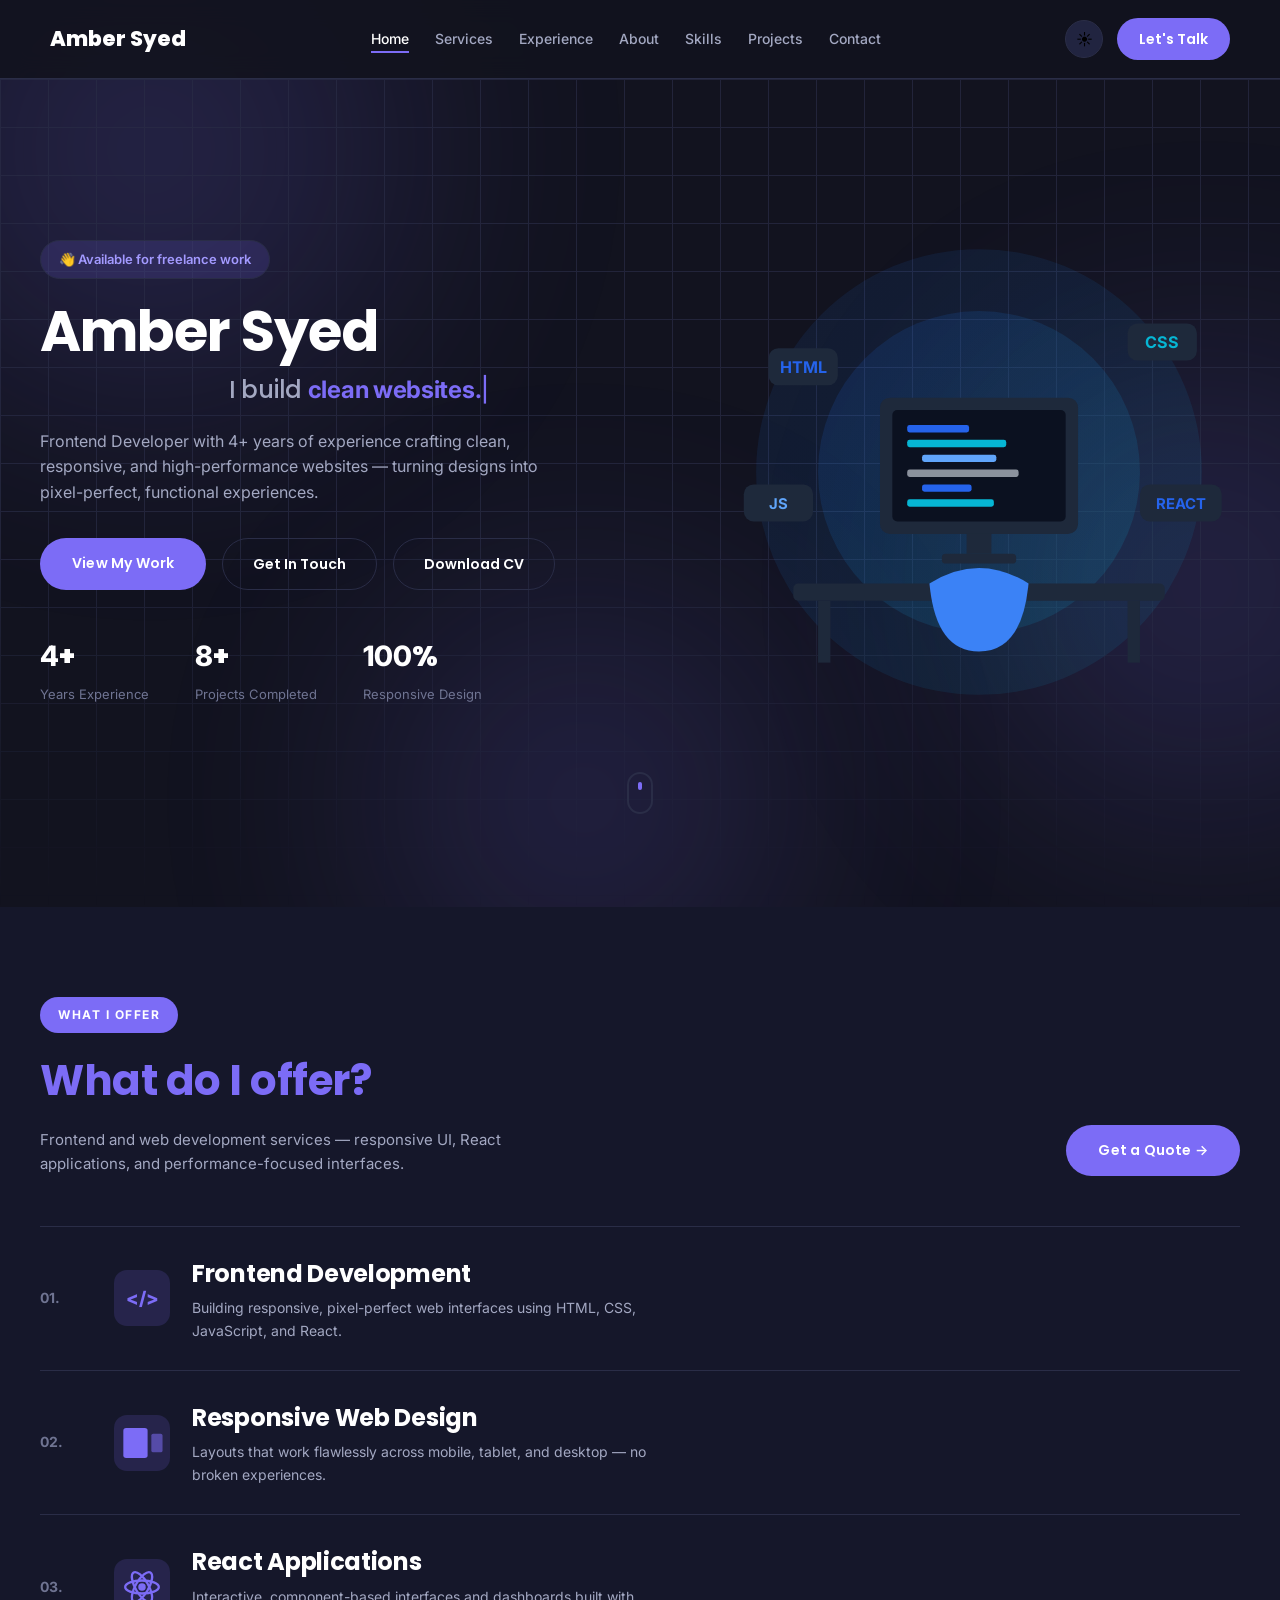
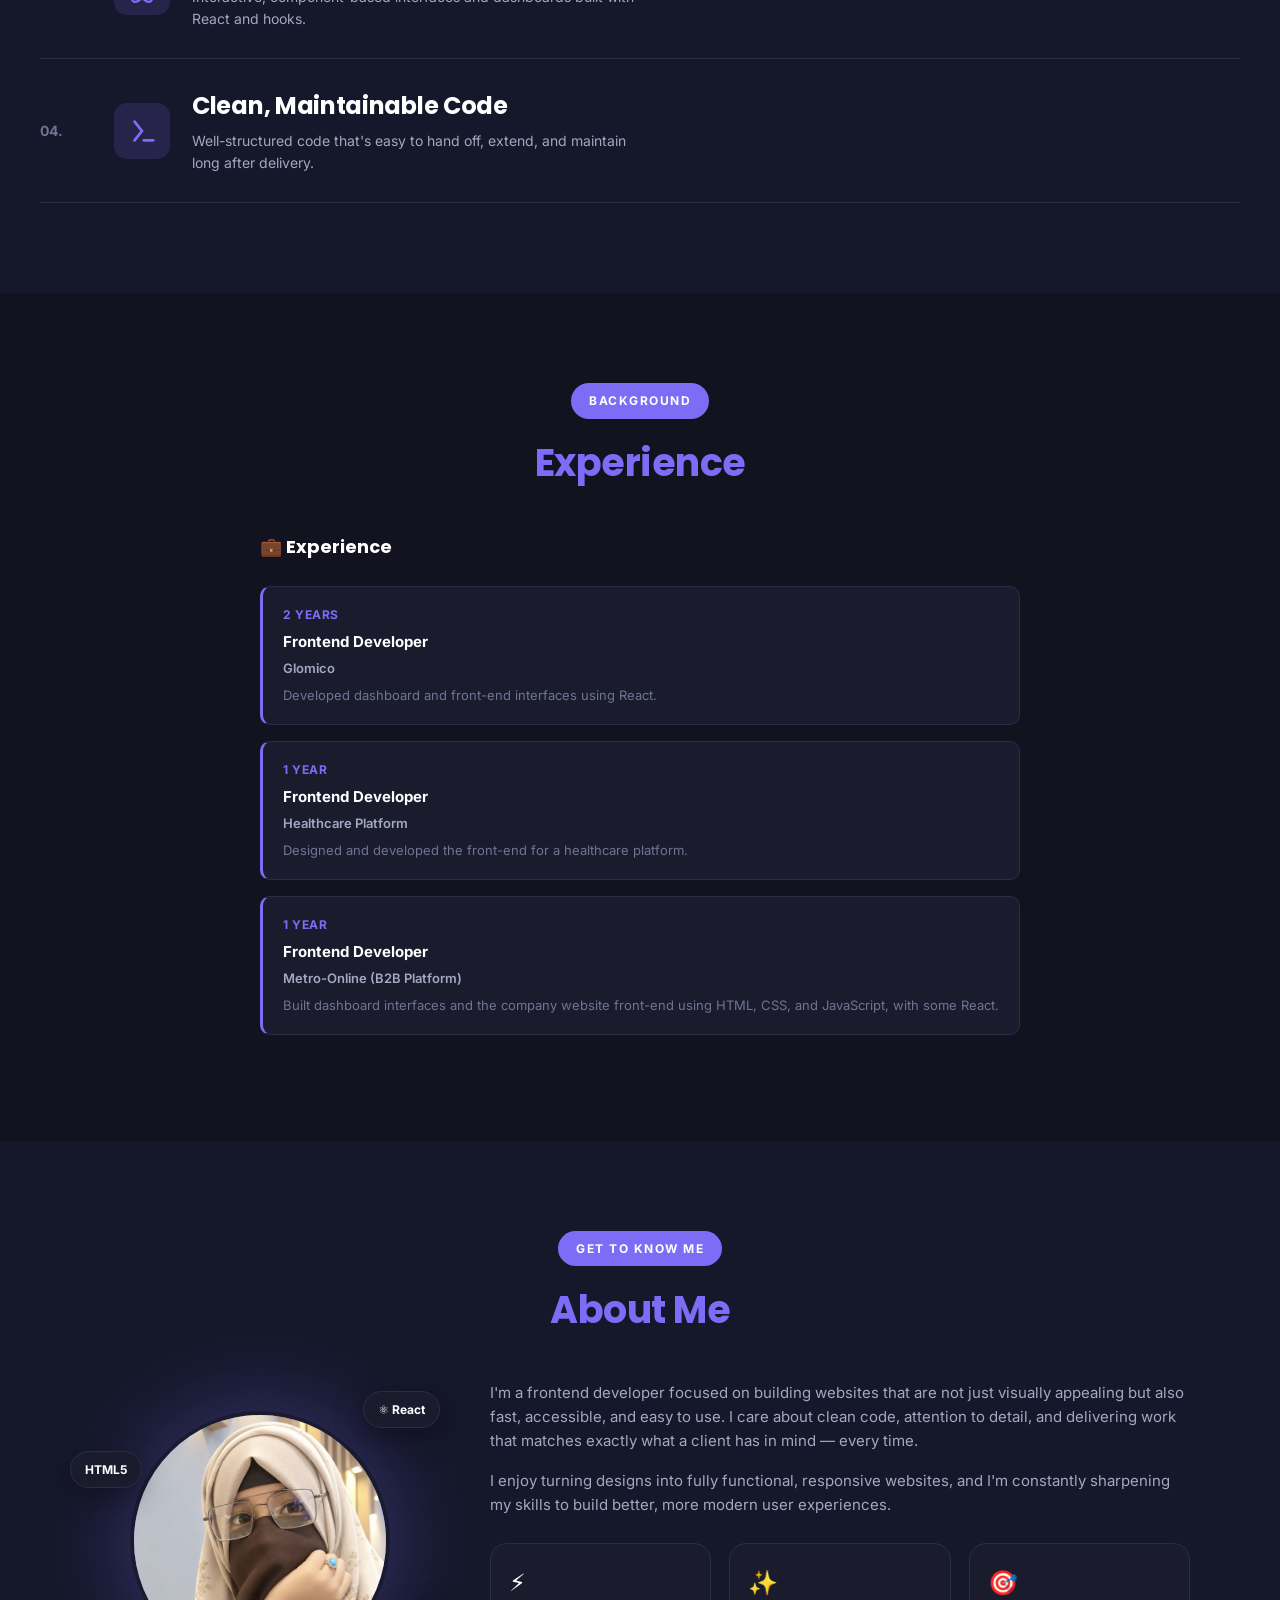
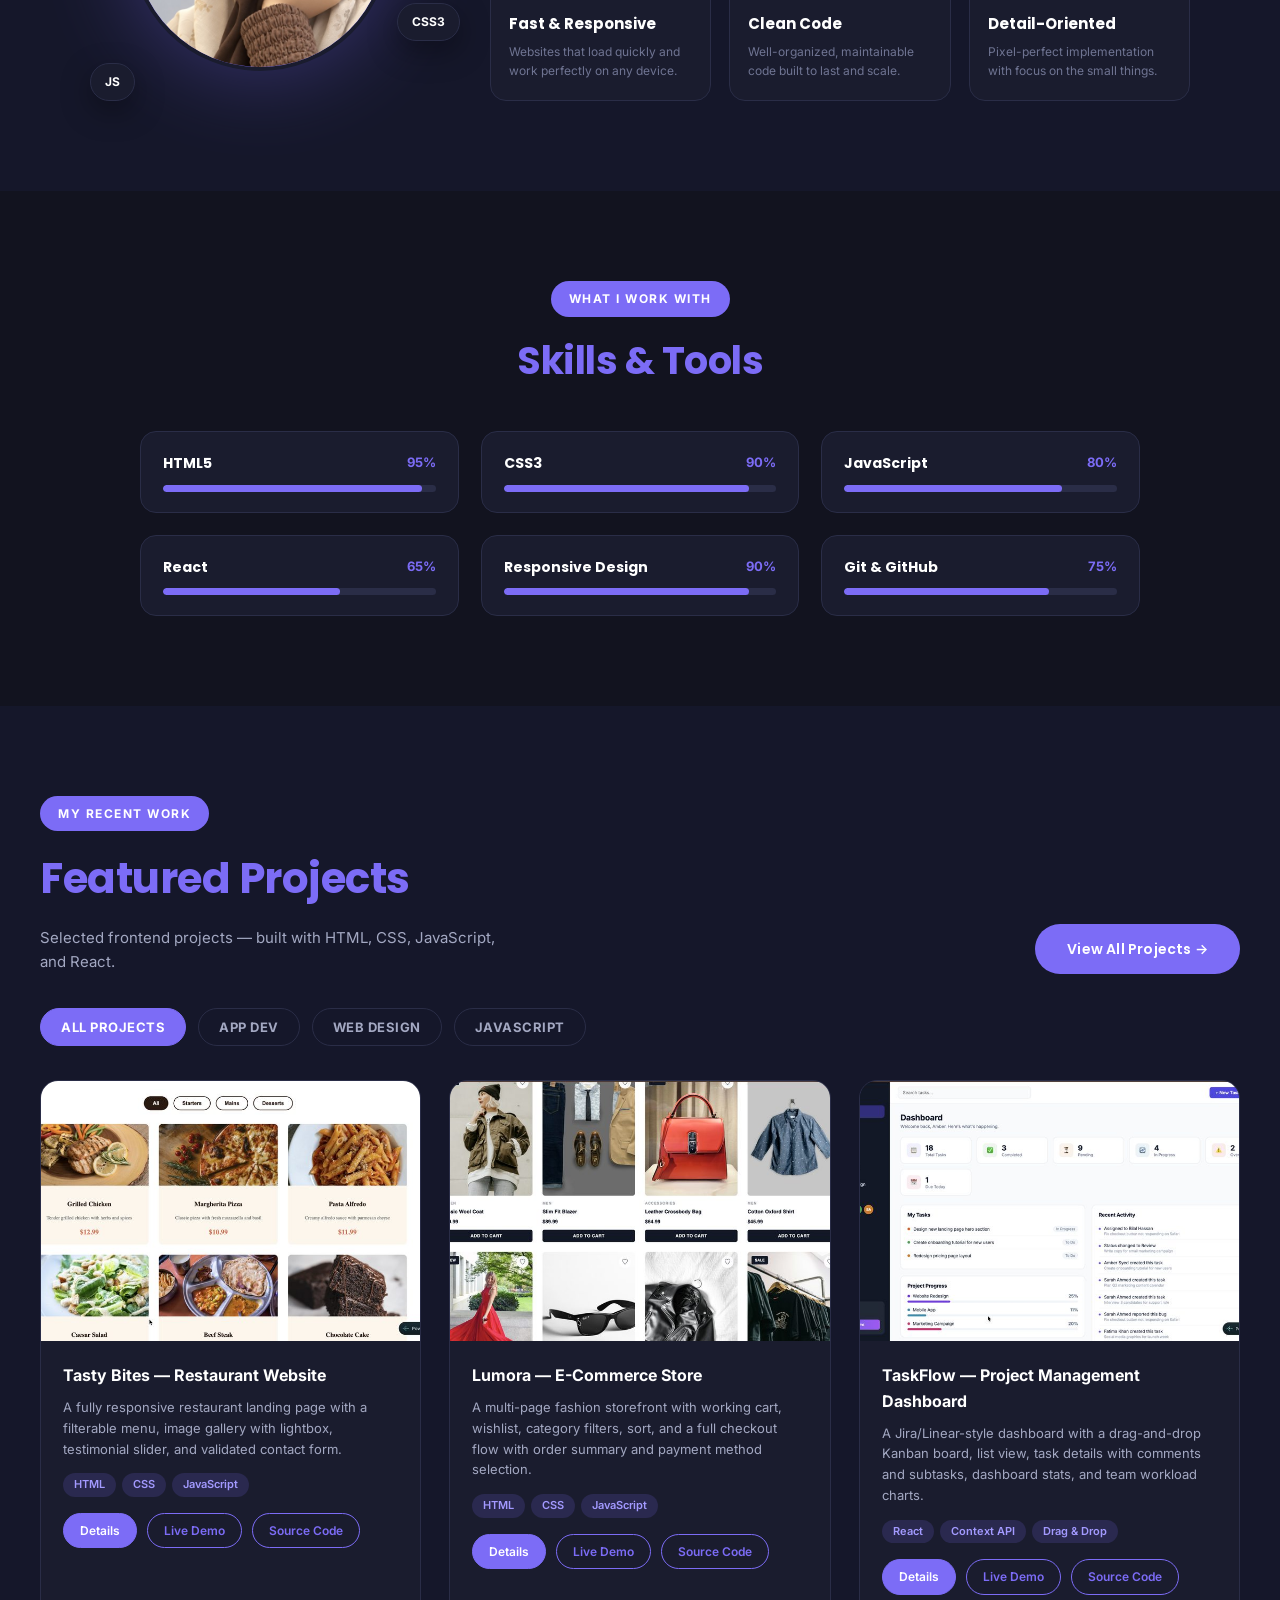
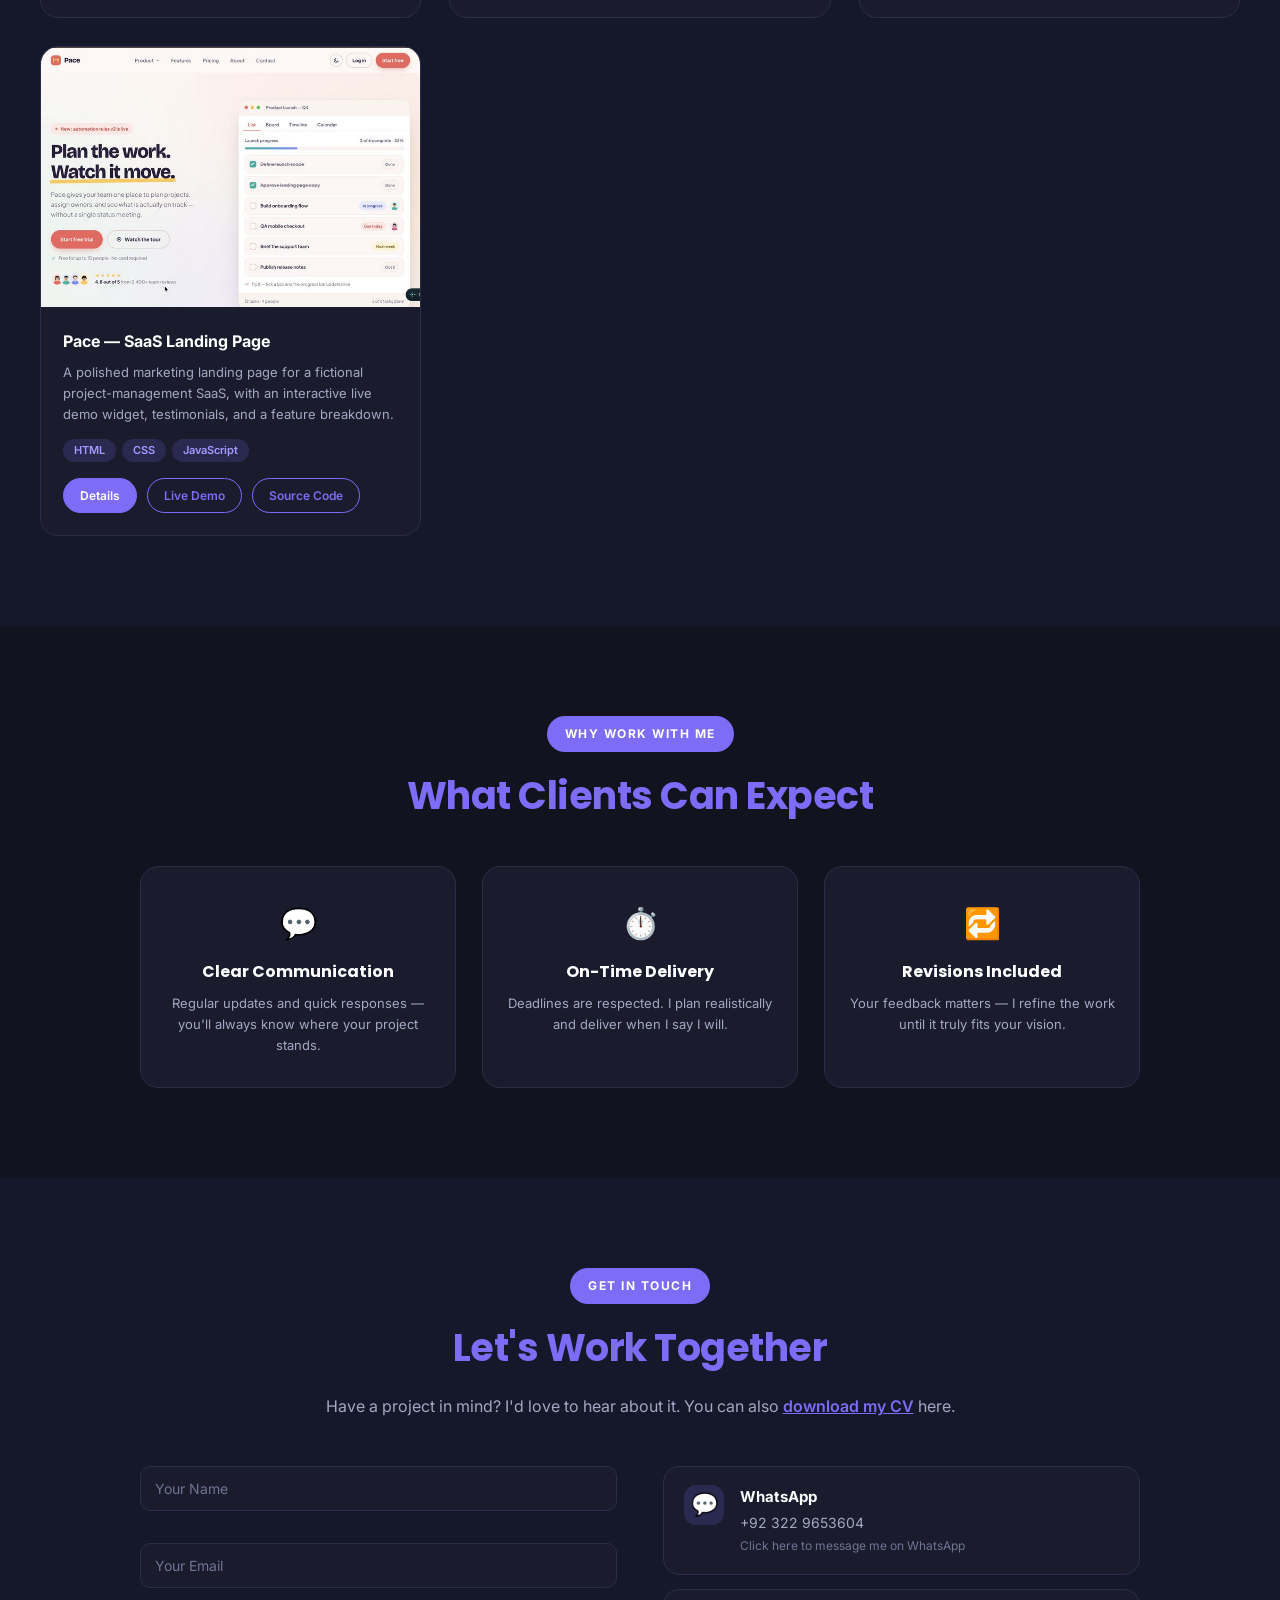
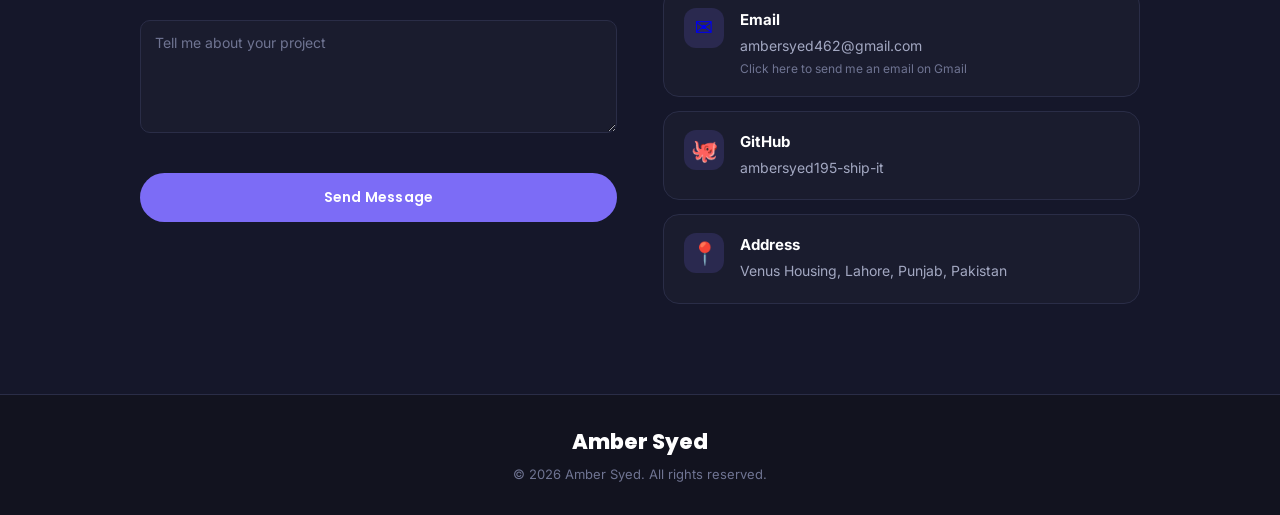
<file: index.html>
<!DOCTYPE html>
<html lang="en" data-theme="dark">
<head>
    <meta charset="UTF-8">
    <meta name="viewport" content="width=device-width, initial-scale=1.0">

    <!-- Primary SEO -->
    <title>Amber Syed | Frontend Developer — React, JavaScript & Responsive Web Design</title>
    <meta name="description" content="Amber Syed is a Frontend Developer with 4+ years of experience building responsive, high-performance websites and dashboards using HTML, CSS, JavaScript, and React. Based in Lahore, Pakistan.">
    <meta name="author" content="Amber Syed">
    <link rel="canonical" href="https://ambersyed-portfolio.netlify.app/">

    <!-- Open Graph (Facebook, LinkedIn, WhatsApp link previews) -->
    <meta property="og:type" content="website">
    <meta property="og:url" content="https://ambersyed-portfolio.netlify.app/">
    <meta property="og:title" content="Amber Syed | Frontend Developer — React, JavaScript & Responsive Web Design">
    <meta property="og:description" content="Frontend Developer with 4+ years of experience building responsive, high-performance websites and dashboards using HTML, CSS, JavaScript, and React.">
    <meta property="og:image" content="https://ambersyed-portfolio.netlify.app/images/about-photo.jpg">

    <!-- Twitter Card -->
    <meta name="twitter:card" content="summary_large_image">
    <meta name="twitter:title" content="Amber Syed | Frontend Developer">
    <meta name="twitter:description" content="Frontend Developer with 4+ years of experience building responsive websites and dashboards using HTML, CSS, JavaScript, and React.">
    <meta name="twitter:image" content="https://ambersyed-portfolio.netlify.app/images/about-photo.jpg">

    <!-- Favicon (gradient "AS" monogram, no extra file needed) -->
    <link rel="icon" type="image/svg+xml" href="data:image/svg+xml,%3Csvg xmlns='http://www.w3.org/2000/svg' viewBox='0 0 100 100'%3E%3Cdefs%3E%3ClinearGradient id='g' x1='0' y1='0' x2='1' y2='1'%3E%3Cstop offset='0%25' stop-color='%232563eb'/%3E%3Cstop offset='100%25' stop-color='%2306b6d4'/%3E%3C/linearGradient%3E%3C/defs%3E%3Crect width='100' height='100' rx='20' fill='url(%23g)'/%3E%3Ctext x='50' y='66' font-size='46' font-family='Arial, sans-serif' font-weight='800' fill='white' text-anchor='middle'%3EAS%3C/text%3E%3C/svg%3E">

    <link rel="preconnect" href="https://fonts.googleapis.com">
    <link rel="preconnect" href="https://fonts.gstatic.com" crossorigin>
    <link href="https://fonts.googleapis.com/css2?family=Poppins:wght@500;600;700;800&family=Inter:wght@400;500;600;700&display=swap" rel="stylesheet">
    <link rel="stylesheet" href="style.css">
</head>
<body>

    <!-- Animated background blobs -->
    <div class="bg-blob blob-1"></div>
    <div class="bg-blob blob-2"></div>
    <div class="bg-blob blob-3"></div>

    <!-- Header/Navbar -->
    <header>
        <nav class="navbar">
            <div class="logo">Amber Syed</div>
            <ul class="nav-links">
                <li><a href="#home" class="nav-link active">Home</a></li>
                <li><a href="#services" class="nav-link">Services</a></li>
                <li><a href="#resume" class="nav-link">Experience</a></li>
                <li><a href="#about" class="nav-link">About</a></li>
                <li><a href="#skills" class="nav-link">Skills</a></li>
                <li><a href="#projects" class="nav-link">Projects</a></li>
                <li><a href="#contact" class="nav-link">Contact</a></li>

                <!-- Get in touch quick panel — visible only inside the mobile menu -->
                <li class="mobile-contact-panel">
                    <p class="mcp-title">Get in touch</p>
                    <p class="mcp-subtitle">I'm always excited to take on new projects and collaborate with innovative minds.</p>

                    <a href="https://wa.me/923229653604" target="_blank" class="mcp-item">
                        <span class="mcp-icon">💬</span>
                        <span class="mcp-text">
                            <span class="mcp-label">WhatsApp</span>
                            <span class="mcp-value">+92 322 9653604</span>
                        </span>
                    </a>
                    <a href="https://mail.google.com/mail/?view=cm&fs=1&to=ambersyed462@gmail.com" target="_blank" class="mcp-item">
                        <span class="mcp-icon">✉️</span>
                        <span class="mcp-text">
                            <span class="mcp-label">Email</span>
                            <span class="mcp-value">ambersyed462@gmail.com</span>
                        </span>
                    </a>
                    <a href="#" target="_blank" class="mcp-item">
                        <span class="mcp-icon">💼</span>
                        <span class="mcp-text">
                            <span class="mcp-label">LinkedIn</span>
                            <span class="mcp-value">Add your profile</span>
                        </span>
                    </a>
                    <a href="https://github.com/ambersyed195-ship-it" target="_blank" class="mcp-item">
                        <span class="mcp-icon">🐙</span>
                        <span class="mcp-text">
                            <span class="mcp-label">GitHub</span>
                            <span class="mcp-value">ambersyed195-ship-it</span>
                        </span>
                    </a>
                    <div class="mcp-item mcp-static">
                        <span class="mcp-icon">📍</span>
                        <span class="mcp-text">
                            <span class="mcp-label">Address</span>
                            <span class="mcp-value">Venus Housing, Lahore, Punjab, Pakistan</span>
                        </span>
                    </div>
                </li>
            </ul>
            <div class="nav-right">
                <button class="theme-toggle-btn" id="themeToggle" title="Toggle light/dark mode">🌙</button>
                <a href="#contact" class="btn-nav">Let's Talk</a>
            </div>
            <div class="hamburger">
                <span></span>
                <span></span>
                <span></span>
            </div>
        </nav>
    </header>

    <!-- Hero Section -->
    <section id="home" class="hero">
        <div class="hero-inner">
            <div class="hero-content">
                <p class="hero-greeting reveal">👋 Available for freelance work</p>
                <h1 class="reveal">Amber Syed</h1>
                <h2 class="hero-title reveal">
                    I build <span class="typed-text" id="typedText"></span><span class="cursor">|</span>
                </h2>
                <p class="hero-desc reveal">Frontend Developer with 4+ years of experience crafting clean, responsive, and high-performance websites — turning designs into pixel-perfect, functional experiences.</p>
                <div class="hero-buttons reveal">
                    <a href="#projects" class="btn-primary">View My Work</a>
                    <a href="#contact" class="btn-outline">Get In Touch</a>
                    <a href="files/Amber-Syed-CV.pdf" download class="btn-outline"> Download CV</a>
                </div>
                <div class="hero-stats reveal">
                    <div class="hero-stat">
                        <h3><span class="counter" data-target="4">0</span>+</h3>
                        <p>Years Experience</p>
                    </div>
                    <div class="hero-stat">
                        <h3><span class="counter" data-target="8">0</span>+</h3>
                        <p>Projects Completed</p>
                    </div>
                    <div class="hero-stat">
                        <h3><span class="counter" data-target="100">0</span>%</h3>
                        <p>Responsive Design</p>
                    </div>
                </div>
            </div>

            <div class="hero-illustration reveal">
                <svg viewBox="0 0 420 420" class="illustration-svg">
                    <defs>
                        <linearGradient id="illuGrad" x1="0" y1="0" x2="1" y2="1">
                            <stop offset="0%" stop-color="#2563eb"/>
                            <stop offset="100%" stop-color="#06b6d4"/>
                        </linearGradient>
                    </defs>
                    <circle cx="210" cy="210" r="180" fill="url(#illuGrad)" opacity="0.10"/>
                    <circle cx="210" cy="210" r="130" fill="url(#illuGrad)" opacity="0.14"/>

                    <!-- Desk -->
                    <rect x="60" y="300" width="300" height="14" rx="4" fill="#1e293b"/>
                    <rect x="80" y="314" width="10" height="50" fill="#1e293b"/>
                    <rect x="330" y="314" width="10" height="50" fill="#1e293b"/>

                    <!-- Monitor -->
                    <rect x="130" y="150" width="160" height="110" rx="8" fill="#1e293b"/>
                    <rect x="140" y="160" width="140" height="90" rx="4" fill="#0b1120"/>
                    <rect x="200" y="260" width="20" height="16" fill="#1e293b"/>
                    <rect x="180" y="276" width="60" height="8" rx="3" fill="#1e293b"/>

                    <!-- Code lines on screen -->
                    <rect x="152" y="172" width="50" height="6" rx="2" fill="#2563eb"/>
                    <rect x="152" y="184" width="80" height="6" rx="2" fill="#06b6d4"/>
                    <rect x="164" y="196" width="60" height="6" rx="2" fill="#60a5fa"/>
                    <rect x="152" y="208" width="90" height="6" rx="2" fill="#e2e8f0" opacity="0.6"/>
                    <rect x="164" y="220" width="40" height="6" rx="2" fill="#2563eb"/>
                    <rect x="152" y="232" width="70" height="6" rx="2" fill="#06b6d4"/>

                    <!-- Person (simple flat silhouette) -->
                    <circle cx="210" cy="330" r="22" fill="#2563eb"/>
                    <path d="M170 300 Q210 275 250 300 L250 300 Q245 355 210 355 Q175 355 170 300 Z" fill="#3b82f6"/>

                    <!-- Floating tech chips -->
                    <g>
                        <rect x="40" y="110" width="56" height="30" rx="8" fill="#1e293b"/>
                        <text x="68" y="130" text-anchor="middle" font-size="13" fill="#2563eb" font-weight="700">HTML</text>
                    </g>
                    <g>
                        <rect x="330" y="90" width="56" height="30" rx="8" fill="#1e293b"/>
                        <text x="358" y="110" text-anchor="middle" font-size="13" fill="#06b6d4" font-weight="700">CSS</text>
                    </g>
                    <g>
                        <rect x="20" y="220" width="56" height="30" rx="8" fill="#1e293b"/>
                        <text x="48" y="240" text-anchor="middle" font-size="12" fill="#60a5fa" font-weight="700">JS</text>
                    </g>
                    <g>
                        <rect x="340" y="220" width="66" height="30" rx="8" fill="#1e293b"/>
                        <text x="373" y="240" text-anchor="middle" font-size="12" fill="#2563eb" font-weight="700">REACT</text>
                    </g>
                </svg>
            </div>
        </div>
        <div class="scroll-indicator">
            <span></span>
        </div>
    </section>

    <!-- Services Section -->
    <section id="services" class="services">
        <div class="services-head reveal">
            <div>
                <p class="section-tag reveal"><span>What I Offer</span></p>
                <h2 class="reveal" style="margin-bottom:0;">What do I offer?</h2>
                <p class="services-sub">Frontend and web development services — responsive UI, React applications, and performance-focused interfaces.</p>
            </div>
            <a href="#contact" class="btn-primary services-cta">Get a Quote →</a>
        </div>
        <div class="services-list">
            <div class="service-row reveal">
                <span class="service-num">01.</span>
                <div class="service-row-main">
                    <svg class="service-visual" viewBox="0 0 60 60"><rect width="60" height="60" rx="14" fill="var(--accent-soft)"/><text x="30" y="38" text-anchor="middle" font-size="20" font-weight="800" fill="var(--accent)">&lt;/&gt;</text></svg>
                    <div>
                        <h3>Frontend Development</h3>
                        <p>Building responsive, pixel-perfect web interfaces using HTML, CSS, JavaScript, and React.</p>
                    </div>
                </div>
               
            </div>
            <div class="service-row reveal">
                <span class="service-num">02.</span>
                <div class="service-row-main">
                    <svg class="service-visual" viewBox="0 0 60 60"><rect width="60" height="60" rx="14" fill="var(--accent-soft)"/><rect x="10" y="14" width="26" height="32" rx="3" fill="var(--accent)"/><rect x="40" y="20" width="12" height="20" rx="2" fill="var(--accent)" opacity="0.55"/></svg>
                    <div>
                        <h3>Responsive Web Design</h3>
                        <p>Layouts that work flawlessly across mobile, tablet, and desktop — no broken experiences.</p>
                    </div>
                </div>
               
            </div>
            <div class="service-row reveal">
                <span class="service-num">03.</span>
                <div class="service-row-main">
                    <svg class="service-visual" viewBox="0 0 60 60"><rect width="60" height="60" rx="14" fill="var(--accent-soft)"/><circle cx="30" cy="30" r="4" fill="var(--accent)"/><ellipse cx="30" cy="30" rx="18" ry="7" fill="none" stroke="var(--accent)" stroke-width="2.5"/><ellipse cx="30" cy="30" rx="18" ry="7" fill="none" stroke="var(--accent)" stroke-width="2.5" transform="rotate(60 30 30)"/><ellipse cx="30" cy="30" rx="18" ry="7" fill="none" stroke="var(--accent)" stroke-width="2.5" transform="rotate(120 30 30)"/></svg>
                    <div>
                        <h3>React Applications</h3>
                        <p>Interactive, component-based interfaces and dashboards built with React and hooks.</p>
                    </div>
                </div>
                
            </div>
            <div class="service-row reveal">
                <span class="service-num">04.</span>
                <div class="service-row-main">
                    <svg class="service-visual" viewBox="0 0 60 60"><rect width="60" height="60" rx="14" fill="var(--accent-soft)"/><path d="M22 20 L30 30 L22 40" stroke="var(--accent)" stroke-width="3" fill="none" stroke-linecap="round" stroke-linejoin="round"/><line x1="32" y1="40" x2="42" y2="40" stroke="var(--accent)" stroke-width="3" stroke-linecap="round"/></svg>
                    <div>
                        <h3>Clean, Maintainable Code</h3>
                        <p>Well-structured code that's easy to hand off, extend, and maintain long after delivery.</p>
                    </div>
                </div>
                
            </div>
        </div>
    </section>

    <!-- Resume Section -->
    <section id="resume" class="resume">
        <p class="section-tag reveal"><span>Background</span></p>
        <h2 class="reveal">Experience</h2>
        <div class="resume-grid resume-grid-single">
            <div class="resume-col reveal">
                <h3 class="resume-col-title">💼 Experience</h3>
                <div class="resume-item">
                    <p class="resume-duration">2 years</p>
                    <h4>Frontend Developer</h4>
                    <p class="resume-place">Glomico</p>
                    <p class="resume-desc">Developed dashboard and front-end interfaces using React.</p>
                </div>
                <div class="resume-item">
                    <p class="resume-duration">1 year</p>
                    <h4>Frontend Developer</h4>
                    <p class="resume-place">Healthcare Platform</p>
                    <p class="resume-desc">Designed and developed the front-end for a healthcare platform.</p>
                </div>
                <div class="resume-item">
                    <p class="resume-duration">1 year</p>
                    <h4>Frontend Developer</h4>
                    <p class="resume-place">Metro-Online (B2B Platform)</p>
                    <p class="resume-desc">Built dashboard interfaces and the company website front-end using HTML, CSS, and JavaScript, with some React.</p>
                </div>
            </div>
        </div>
    </section>

    <!-- About Section -->
    <section id="about" class="about">
        <p class="section-tag reveal"><span>Get To Know Me</span></p>
        <h2 class="reveal">About Me</h2>
        <div class="about-container">
            <div class="about-image reveal">
                <div class="image-glow"></div>
                <img class="image-placeholder" src="images/about-photo.jpg" alt="Amber Syed">
                <div class="about-badge badge-1">⚛️ React</div>
                <div class="about-badge badge-2">HTML5</div>
                <div class="about-badge badge-3">CSS3</div>
                <div class="about-badge badge-4">JS</div>
            </div>
            <div class="about-text">
                <p class="reveal">I'm a frontend developer focused on building websites that are not just visually appealing but also fast, accessible, and easy to use. I care about clean code, attention to detail, and delivering work that matches exactly what a client has in mind — every time.</p>
                <p class="reveal">I enjoy turning designs into fully functional, responsive websites, and I'm constantly sharpening my skills to build better, more modern user experiences.</p>
                <div class="about-highlights">
                    <div class="highlight reveal">
                        <div class="highlight-icon">⚡</div>
                        <h3>Fast & Responsive</h3>
                        <p>Websites that load quickly and work perfectly on any device.</p>
                    </div>
                    <div class="highlight reveal">
                        <div class="highlight-icon">✨</div>
                        <h3>Clean Code</h3>
                        <p>Well-organized, maintainable code built to last and scale.</p>
                    </div>
                    <div class="highlight reveal">
                        <div class="highlight-icon">🎯</div>
                        <h3>Detail-Oriented</h3>
                        <p>Pixel-perfect implementation with focus on the small things.</p>
                    </div>
                </div>
            </div>
        </div>
    </section>

    <!-- Skills Section -->
    <section id="skills" class="skills">
        <p class="section-tag reveal"><span>What I Work With</span></p>
        <h2 class="reveal">Skills & Tools</h2>
        <div class="skills-grid">
            <div class="skill-card reveal">
                <div class="skill-header">
                    <h3>HTML5</h3>
                    <span class="skill-percent">95%</span>
                </div>
                <div class="skill-bar"><div class="skill-fill" style="width: 95%;"></div></div>
            </div>
            <div class="skill-card reveal">
                <div class="skill-header">
                    <h3>CSS3</h3>
                    <span class="skill-percent">90%</span>
                </div>
                <div class="skill-bar"><div class="skill-fill" style="width: 90%;"></div></div>
            </div>
            <div class="skill-card reveal">
                <div class="skill-header">
                    <h3>JavaScript</h3>
                    <span class="skill-percent">80%</span>
                </div>
                <div class="skill-bar"><div class="skill-fill" style="width: 80%;"></div></div>
            </div>
            <div class="skill-card reveal">
                <div class="skill-header">
                    <h3>React</h3>
                    <span class="skill-percent">65%</span>
                </div>
                <div class="skill-bar"><div class="skill-fill" style="width: 65%;"></div></div>
            </div>
            <div class="skill-card reveal">
                <div class="skill-header">
                    <h3>Responsive Design</h3>
                    <span class="skill-percent">90%</span>
                </div>
                <div class="skill-bar"><div class="skill-fill" style="width: 90%;"></div></div>
            </div>
            <div class="skill-card reveal">
                <div class="skill-header">
                    <h3>Git & GitHub</h3>
                    <span class="skill-percent">75%</span>
                </div>
                <div class="skill-bar"><div class="skill-fill" style="width: 75%;"></div></div>
            </div>
        </div>
    </section>

    <!-- Projects Section -->
    <section id="projects" class="projects">
        <div class="services-head reveal">
            <div>
                <p class="section-tag reveal"><span>My Recent Work</span></p>
                <h2 class="reveal" style="margin-bottom:0;">Featured Projects</h2>
                <p class="services-sub">Selected frontend projects — built with HTML, CSS, JavaScript, and React.</p>
            </div>
            <a href="https://github.com/ambersyed195-ship-it" target="_blank" class="btn-primary services-cta">View All Projects →</a>
        </div>
        <div class="filter-tabs reveal">
            <button class="filter-btn active" data-filter="all">All Projects</button>
            <button class="filter-btn" data-filter="React">App Dev</button>
            <button class="filter-btn" data-filter="HTML">Web Design</button>
            <button class="filter-btn" data-filter="JavaScript">JavaScript</button>
        </div>
        <div class="projects-grid">

            <!-- 1. Tasty Bites -->
            <div class="project-card reveal" data-tags="HTML,JavaScript">
                <div class="project-image">
                    <img src="images/tasty-bites.jpg" alt="Tasty Bites restaurant website menu page" class="mockup-svg">
                    <div class="project-overlay">
                        <a href="https://tastbiteszone.netlify.app/" target="_blank" class="overlay-link">View Live</a>
                    </div>
                </div>
                <div class="project-info">
                    <h3><a href="projects/tasty-bites.html" class="project-title-link">Tasty Bites — Restaurant Website</a></h3>
                    <p>A fully responsive restaurant landing page with a filterable menu, image gallery with lightbox, testimonial slider, and validated contact form.</p>
                    <div class="project-tags">
                        <span>HTML</span>
                        <span>CSS</span>
                        <span>JavaScript</span>
                    </div>
                    <div class="project-links">
                        <a href="projects/tasty-bites.html" class="btn-outline-small btn-details">Details</a>
                        <a href="https://tastbiteszone.netlify.app/" target="_blank" class="btn-outline-small">Live Demo</a>
                        <a href="https://github.com/ambersyed195-ship-it/restaurant-landing-page" target="_blank" class="btn-outline-small">Source Code</a>
                    </div>
                </div>
            </div>

            <!-- 2. Lumora E-commerce -->
            <div class="project-card reveal" data-tags="HTML,JavaScript">
                <div class="project-image">
                    <img src="images/lumora.jpg" alt="Lumora e-commerce store product grid" class="mockup-svg">
                    <div class="project-overlay">
                        <a href="https://commercpage.netlify.app/" target="_blank" class="overlay-link">View Live</a>
                    </div>
                </div>
                <div class="project-info">
                    <h3><a href="projects/lumora-ecommerce.html" class="project-title-link">Lumora — E-Commerce Store</a></h3>
                    <p>A multi-page fashion storefront with working cart, wishlist, category filters, sort, and a full checkout flow with order summary and payment method selection.</p>
                    <div class="project-tags">
                        <span>HTML</span>
                        <span>CSS</span>
                        <span>JavaScript</span>
                    </div>
                    <div class="project-links">
                        <a href="projects/lumora-ecommerce.html" class="btn-outline-small btn-details">Details</a>
                        <a href="https://commercpage.netlify.app/" target="_blank" class="btn-outline-small">Live Demo</a>
                        <a href="https://github.com/ambersyed195-ship-it/E-Commerce" target="_blank" class="btn-outline-small">Source Code</a>
                    </div>
                </div>
            </div>

            <!-- 4. TaskFlow SaaS Dashboard -->
            <div class="project-card reveal" data-tags="React">
                <div class="project-image">
                    <img src="images/taskflow.jpg" alt="TaskFlow project management dashboard" class="mockup-svg">
                    <div class="project-overlay">
                        <a href="https://fantastic-entremet-7d2d09.netlify.app/" target="_blank" class="overlay-link">View Live</a>
                    </div>
                </div>
                <div class="project-info">
                    <h3><a href="projects/taskflow-dashboard.html" class="project-title-link">TaskFlow — Project Management Dashboard</a></h3>
                    <p>A Jira/Linear-style dashboard with a drag-and-drop Kanban board, list view, task details with comments and subtasks, dashboard stats, and team workload charts.</p>
                    <div class="project-tags">
                        <span>React</span>
                        <span>Context API</span>
                        <span>Drag & Drop</span>
                    </div>
                    <div class="project-links">
                        <a href="projects/taskflow-dashboard.html" class="btn-outline-small btn-details">Details</a>
                        <a href="https://fantastic-entremet-7d2d09.netlify.app/" target="_blank" class="btn-outline-small">Live Demo</a>
                        <a href="https://github.com/ambersyed195-ship-it/React-task" target="_blank" class="btn-outline-small">Source Code</a>
                    </div>
                </div>
            </div>

            <!-- 5. Pace SaaS Landing -->
            <div class="project-card reveal" data-tags="HTML,JavaScript">
                <div class="project-image">
                    <img src="images/pace.jpg" alt="Pace SaaS landing page hero section" class="mockup-svg">
                    <div class="project-overlay">
                        <a href="https://paceworkspace.netlify.app/" target="_blank" class="overlay-link">View Live</a>
                    </div>
                </div>
                <div class="project-info">
                    <h3><a href="projects/pace-saas-landing.html" class="project-title-link">Pace — SaaS Landing Page</a></h3>
                    <p>A polished marketing landing page for a fictional project-management SaaS, with an interactive live demo widget, testimonials, and a feature breakdown.</p>
                    <div class="project-tags">
                        <span>HTML</span>
                        <span>CSS</span>
                        <span>JavaScript</span>
                    </div>
                    <div class="project-links">
                        <a href="projects/pace-saas-landing.html" class="btn-outline-small btn-details">Details</a>
                        <a href="https://paceworkspace.netlify.app/" target="_blank" class="btn-outline-small">Live Demo</a>
                        <a href="https://github.com/ambersyed195-ship-it/pace-saas-website" target="_blank" class="btn-outline-small">Source Code</a>
                    </div>
                </div>
            </div>

        </div>
    </section>

    <!-- Testimonials / Why Work With Me Section -->
    <section id="testimonials" class="testimonials">
        <p class="section-tag reveal"><span>Why Work With Me</span></p>
        <h2 class="reveal">What Clients Can Expect</h2>
        <div class="expect-grid">
            <div class="expect-card reveal">
                <div class="expect-icon">💬</div>
                <h3>Clear Communication</h3>
                <p>Regular updates and quick responses — you'll always know where your project stands.</p>
            </div>
            <div class="expect-card reveal">
                <div class="expect-icon">⏱️</div>
                <h3>On-Time Delivery</h3>
                <p>Deadlines are respected. I plan realistically and deliver when I say I will.</p>
            </div>
            <div class="expect-card reveal">
                <div class="expect-icon">🔁</div>
                <h3>Revisions Included</h3>
                <p>Your feedback matters — I refine the work until it truly fits your vision.</p>
            </div>
        </div>
    </section>

    <!-- Contact Section -->
    <section id="contact" class="contact">
        <p class="section-tag reveal"><span>Get In Touch</span></p>
        <h2 class="reveal">Let's Work Together</h2>
        <p class="contact-subtitle reveal">Have a project in mind? I'd love to hear about it. You can also <a href="files/Amber-Syed-CV.pdf" download style="color: var(--accent); font-weight: 600;">download my CV</a> here.</p>
        <div class="contact-container">
            <form class="contact-form reveal" id="contactForm" action="https://formspree.io/f/mqpaqdbg" method="POST" novalidate>
                <input type="hidden" name="_subject" value="New message from your portfolio contact form">
                <div class="form-group">
                    <input type="text" id="name" name="name" placeholder="Your Name">
                    <span class="error-msg" id="nameError"></span>
                </div>
                <div class="form-group">
                    <input type="email" id="email" name="email" placeholder="Your Email">
                    <span class="error-msg" id="emailError"></span>
                </div>
                <div class="form-group">
                    <textarea id="message" name="message" placeholder="Tell me about your project" rows="5"></textarea>
                    <span class="error-msg" id="messageError"></span>
                </div>
                <button type="submit" class="btn-primary" id="submitBtn">Send Message</button>
                <p class="form-success" id="formSuccess">Thanks for reaching out! I'll get back to you soon.</p>
                <p class="error-msg" id="formError" style="text-align:center; margin-top:10px;"></p>
            </form>
            <div class="contact-info reveal">
                <a href="https://wa.me/923229653604" target="_blank" class="contact-card">
                    <span class="contact-card-icon">💬</span>
                    <span class="contact-card-text">
                        <h4>WhatsApp</h4>
                        <p>+92 322 9653604</p>
                        <span class="contact-card-hint">Click here to message me on WhatsApp</span>
                    </span>
                </a>
                <a href="https://mail.google.com/mail/?view=cm&fs=1&to=ambersyed462@gmail.com" target="_blank" class="contact-card">
                    <span class="contact-card-icon">✉️</span>
                    <span class="contact-card-text">
                        <h4>Email</h4>
                        <p>ambersyed462@gmail.com</p>
                        <span class="contact-card-hint">Click here to send me an email on Gmail</span>
                    </span>
                </a>
                <a href="https://github.com/ambersyed195-ship-it" target="_blank" class="contact-card">
                    <span class="contact-card-icon">🐙</span>
                    <span class="contact-card-text">
                        <h4>GitHub</h4>
                        <p>ambersyed195-ship-it</p>
                    </span>
                </a>
                <div class="contact-card contact-card-static">
                    <span class="contact-card-icon">📍</span>
                    <span class="contact-card-text">
                        <h4>Address</h4>
                        <p>Venus Housing, Lahore, Punjab, Pakistan</p>
                    </span>
                </div>
            </div>
        </div>
    </section>

    <!-- Footer -->
    <footer>
        <div class="footer-content">
            <div class="logo">Amber Syed</div>
            <p>&copy; 2026 Amber Syed. All rights reserved.</p>
        </div>
    </footer>

    <button id="backToTop" title="Back to top">&uarr;</button>

    <script src="script.js"></script>
</body>
</html>
</file>
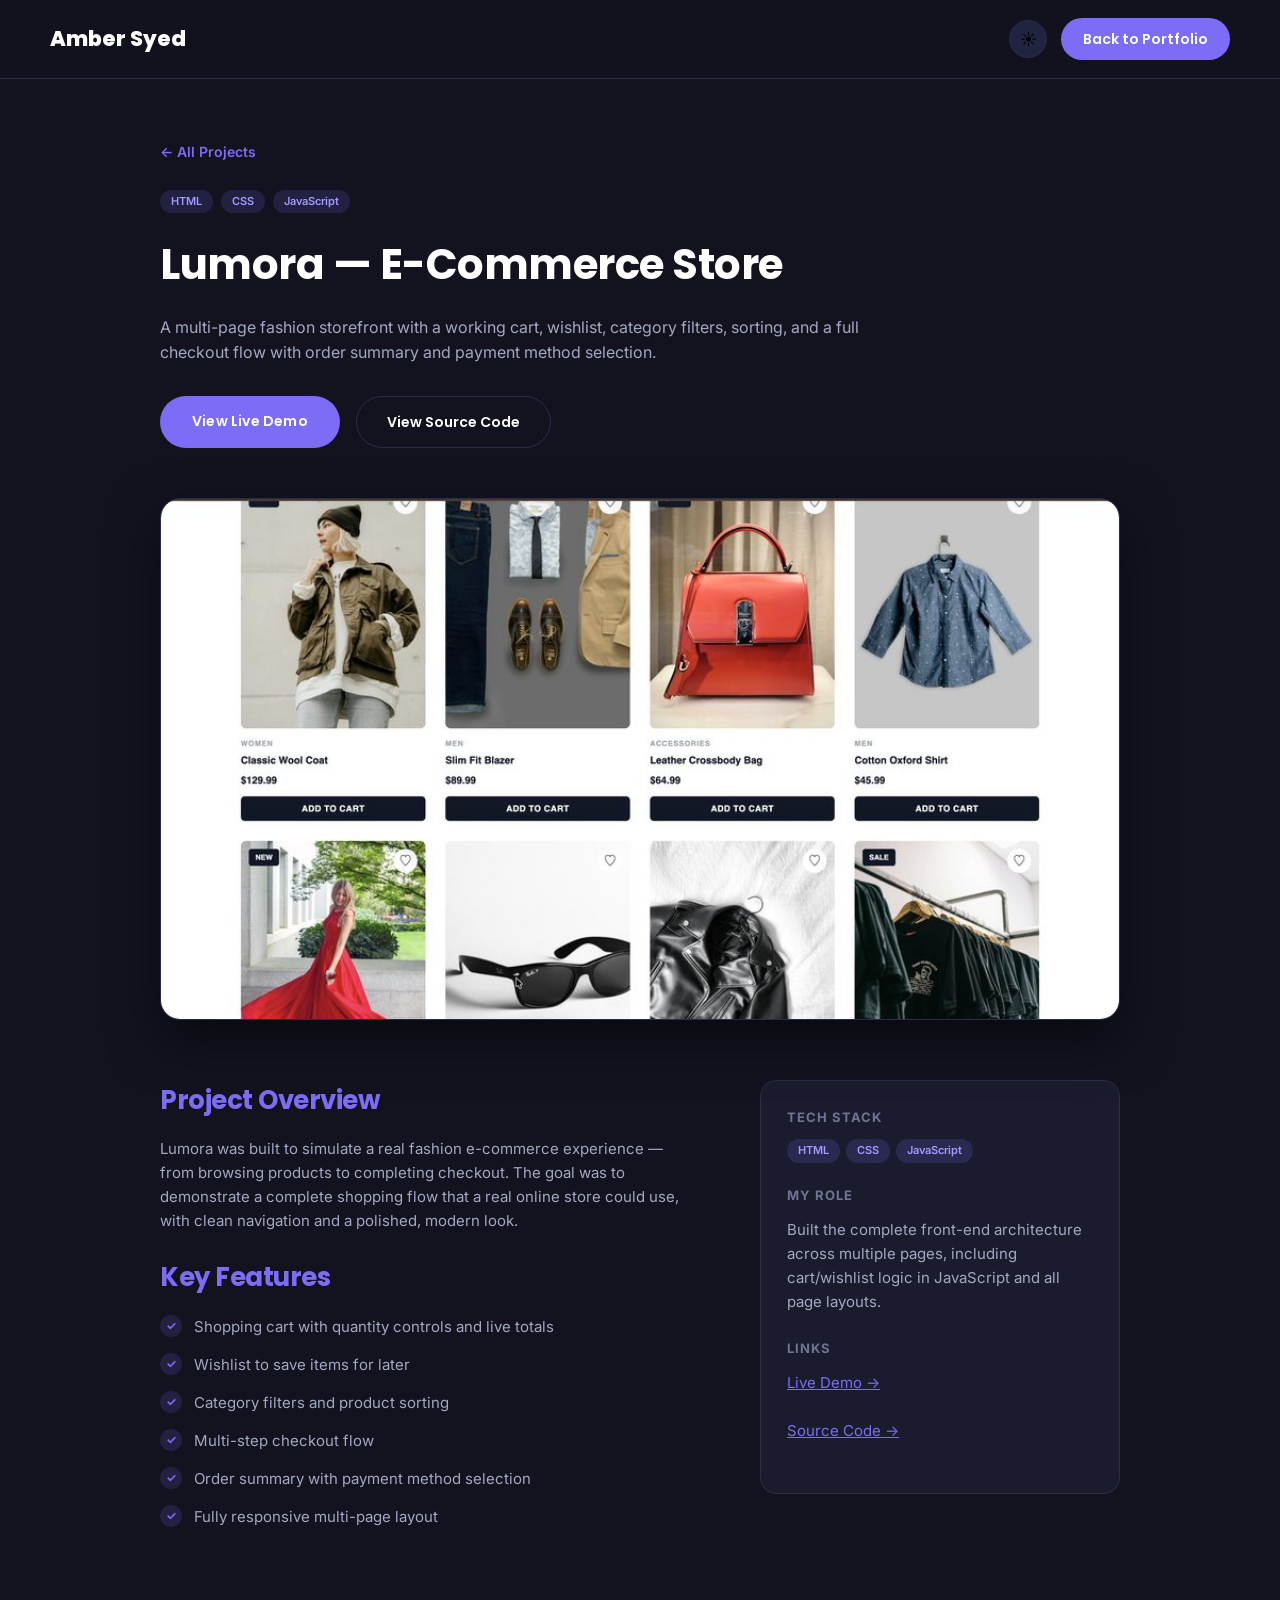
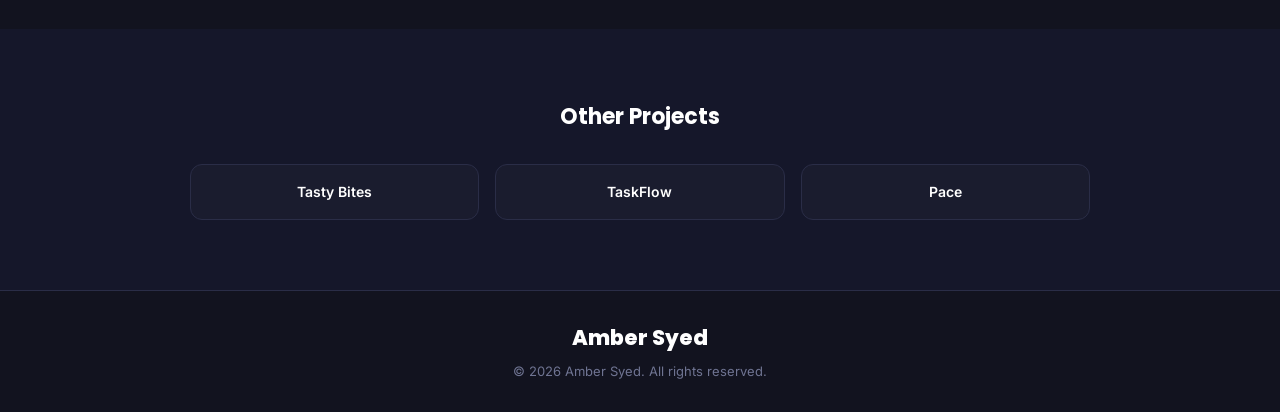
<file: projects/lumora-ecommerce.html>
<!DOCTYPE html>
<html lang="en" data-theme="dark">
<head>
    <meta charset="UTF-8">
    <meta name="viewport" content="width=device-width, initial-scale=1.0">
    <title>Lumora — E-Commerce Store | Amber Syed</title>
    <link rel="preconnect" href="https://fonts.googleapis.com">
    <link rel="preconnect" href="https://fonts.gstatic.com" crossorigin>
    <link href="https://fonts.googleapis.com/css2?family=Poppins:wght@500;600;700;800&family=Inter:wght@400;500;600;700&display=swap" rel="stylesheet">
    <link rel="stylesheet" href="../style.css">
</head>
<body>
    <header>
        <nav class="navbar">
            <div class="logo">Amber Syed</div>
            <div class="nav-right" style="margin-left:auto;">
                <button class="theme-toggle-btn" id="themeToggle" title="Toggle light/dark mode">🌙</button>
                <a href="../index.html#projects" class="btn-nav">Back to Portfolio</a>
            </div>
        </nav>
    </header>

    <div class="detail-header">
        <a href="../index.html#projects" class="detail-back">← All Projects</a>
        <div class="detail-tags project-tags">
            <span>HTML</span>
                <span>CSS</span>
                <span>JavaScript</span>
        </div>
        <h1 class="detail-title">Lumora — E-Commerce Store</h1>
        <p class="detail-desc">A multi-page fashion storefront with a working cart, wishlist, category filters, sorting, and a full checkout flow with order summary and payment method selection.</p>
        <div class="detail-actions">
            <a href="https://commercpage.netlify.app/" target="_blank" class="btn-primary">View Live Demo</a>
            <a href="https://github.com/ambersyed195-ship-it/E-Commerce" target="_blank" class="btn-outline">View Source Code</a>
        </div>
    </div>

    <div class="detail-image reveal active">
        <img src="../images/lumora.jpg" alt="Lumora e-commerce store product grid" class="mockup-svg">
    </div>

    <div class="detail-body">
        <div>
            <h2>Project Overview</h2>
            <p>Lumora was built to simulate a real fashion e-commerce experience — from browsing products to completing checkout. The goal was to demonstrate a complete shopping flow that a real online store could use, with clean navigation and a polished, modern look.</p>
            <h2>Key Features</h2>
            <ul class="feature-list">
                <li>Shopping cart with quantity controls and live totals</li>
                <li>Wishlist to save items for later</li>
                <li>Category filters and product sorting</li>
                <li>Multi-step checkout flow</li>
                <li>Order summary with payment method selection</li>
                <li>Fully responsive multi-page layout</li>
            </ul>
        </div>
        <div class="detail-side">
            <h4>Tech Stack</h4>
            <div class="project-tags">
                <span>HTML</span>
                <span>CSS</span>
                <span>JavaScript</span>
            </div>
            <h4>My Role</h4>
            <p>Built the complete front-end architecture across multiple pages, including cart/wishlist logic in JavaScript and all page layouts.</p>
            <h4>Links</h4>
            <p><a href="https://commercpage.netlify.app/" target="_blank" style="color:var(--accent);">Live Demo →</a></p>
            <p><a href="https://github.com/ambersyed195-ship-it/E-Commerce" target="_blank" style="color:var(--accent);">Source Code →</a></p>
        </div>
    </div>

    <section class="other-projects">
        <h3>Other Projects</h3>
        <div class="other-projects-grid">
            <a href="tasty-bites.html" class="other-project-link">Tasty Bites</a>
                <a href="taskflow-dashboard.html" class="other-project-link">TaskFlow</a>
                <a href="pace-saas-landing.html" class="other-project-link">Pace</a>
        </div>
    </section>

    <footer>
        <div class="footer-content">
            <div class="logo">Amber Syed</div>
            <p>&copy; 2026 Amber Syed. All rights reserved.</p>
        </div>
    </footer>

    <script>
        const themeToggle = document.getElementById('themeToggle');
        const htmlEl = document.documentElement;
        function applyTheme(theme) {
            htmlEl.setAttribute('data-theme', theme);
            themeToggle.textContent = theme === 'dark' ? '☀️' : '🌙';
            localStorage.setItem('portfolio_theme', theme);
        }
        applyTheme(localStorage.getItem('portfolio_theme') || 'dark');
        themeToggle.addEventListener('click', () => {
            applyTheme(htmlEl.getAttribute('data-theme') === 'dark' ? 'light' : 'dark');
        });
    </script>

</body>
</html>
</file>
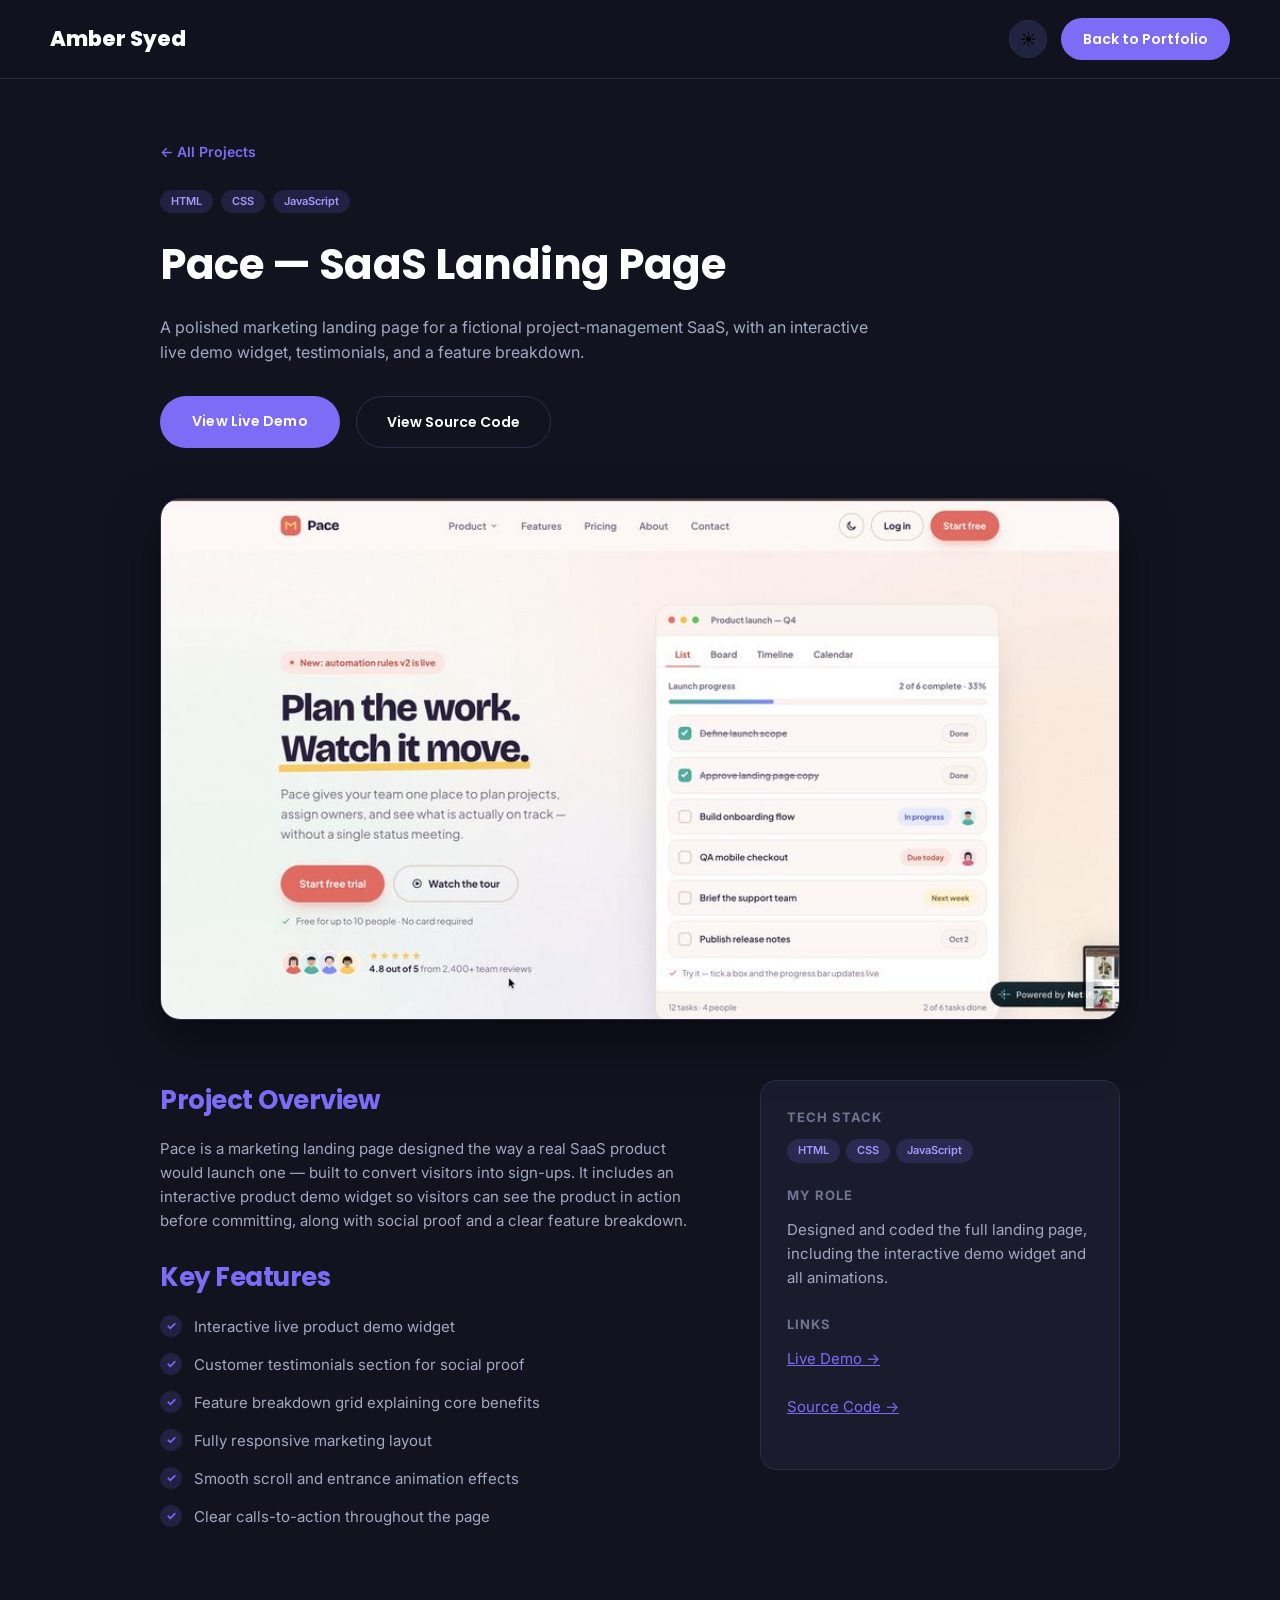
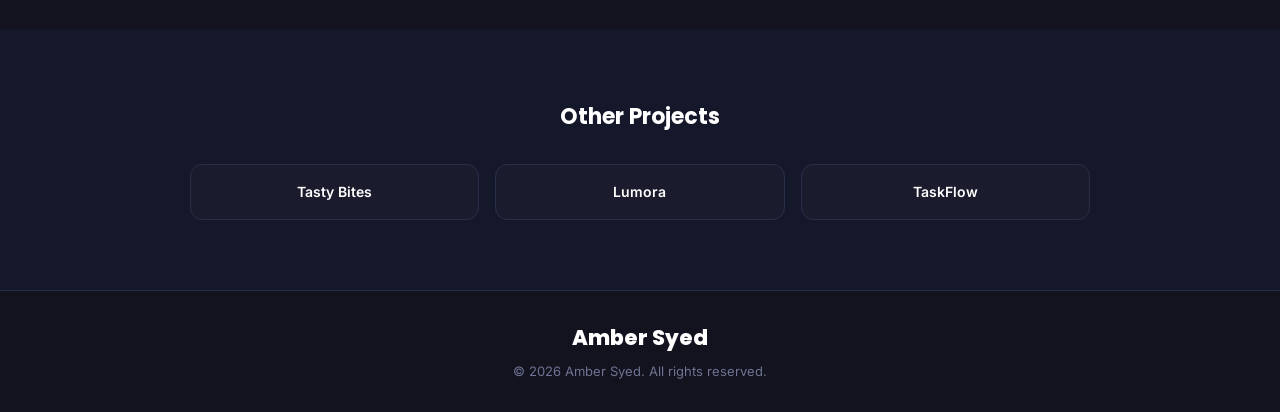
<file: projects/pace-saas-landing.html>
<!DOCTYPE html>
<html lang="en" data-theme="dark">
<head>
    <meta charset="UTF-8">
    <meta name="viewport" content="width=device-width, initial-scale=1.0">
    <title>Pace — SaaS Landing Page | Amber Syed</title>
    <link rel="preconnect" href="https://fonts.googleapis.com">
    <link rel="preconnect" href="https://fonts.gstatic.com" crossorigin>
    <link href="https://fonts.googleapis.com/css2?family=Poppins:wght@500;600;700;800&family=Inter:wght@400;500;600;700&display=swap" rel="stylesheet">
    <link rel="stylesheet" href="../style.css">
</head>
<body>
    <header>
        <nav class="navbar">
            <div class="logo">Amber Syed</div>
            <div class="nav-right" style="margin-left:auto;">
                <button class="theme-toggle-btn" id="themeToggle" title="Toggle light/dark mode">🌙</button>
                <a href="../index.html#projects" class="btn-nav">Back to Portfolio</a>
            </div>
        </nav>
    </header>

    <div class="detail-header">
        <a href="../index.html#projects" class="detail-back">← All Projects</a>
        <div class="detail-tags project-tags">
            <span>HTML</span>
                <span>CSS</span>
                <span>JavaScript</span>
        </div>
        <h1 class="detail-title">Pace — SaaS Landing Page</h1>
        <p class="detail-desc">A polished marketing landing page for a fictional project-management SaaS, with an interactive live demo widget, testimonials, and a feature breakdown.</p>
        <div class="detail-actions">
            <a href="https://paceworkspace.netlify.app/" target="_blank" class="btn-primary">View Live Demo</a>
            <a href="https://github.com/ambersyed195-ship-it/pace-saas-website" target="_blank" class="btn-outline">View Source Code</a>
        </div>
    </div>

    <div class="detail-image reveal active">
        <img src="../images/pace.jpg" alt="Pace SaaS landing page hero section" class="mockup-svg">
    </div>

    <div class="detail-body">
        <div>
            <h2>Project Overview</h2>
            <p>Pace is a marketing landing page designed the way a real SaaS product would launch one — built to convert visitors into sign-ups. It includes an interactive product demo widget so visitors can see the product in action before committing, along with social proof and a clear feature breakdown.</p>
            <h2>Key Features</h2>
            <ul class="feature-list">
                <li>Interactive live product demo widget</li>
                <li>Customer testimonials section for social proof</li>
                <li>Feature breakdown grid explaining core benefits</li>
                <li>Fully responsive marketing layout</li>
                <li>Smooth scroll and entrance animation effects</li>
                <li>Clear calls-to-action throughout the page</li>
            </ul>
        </div>
        <div class="detail-side">
            <h4>Tech Stack</h4>
            <div class="project-tags">
                <span>HTML</span>
                <span>CSS</span>
                <span>JavaScript</span>
            </div>
            <h4>My Role</h4>
            <p>Designed and coded the full landing page, including the interactive demo widget and all animations.</p>
            <h4>Links</h4>
            <p><a href="https://paceworkspace.netlify.app/" target="_blank" style="color:var(--accent);">Live Demo →</a></p>
            <p><a href="https://github.com/ambersyed195-ship-it/pace-saas-website" target="_blank" style="color:var(--accent);">Source Code →</a></p>
        </div>
    </div>

    <section class="other-projects">
        <h3>Other Projects</h3>
        <div class="other-projects-grid">
            <a href="tasty-bites.html" class="other-project-link">Tasty Bites</a>
                <a href="lumora-ecommerce.html" class="other-project-link">Lumora</a>
                <a href="taskflow-dashboard.html" class="other-project-link">TaskFlow</a>
        </div>
    </section>

    <footer>
        <div class="footer-content">
            <div class="logo">Amber Syed</div>
            <p>&copy; 2026 Amber Syed. All rights reserved.</p>
        </div>
    </footer>

    <script>
        const themeToggle = document.getElementById('themeToggle');
        const htmlEl = document.documentElement;
        function applyTheme(theme) {
            htmlEl.setAttribute('data-theme', theme);
            themeToggle.textContent = theme === 'dark' ? '☀️' : '🌙';
            localStorage.setItem('portfolio_theme', theme);
        }
        applyTheme(localStorage.getItem('portfolio_theme') || 'dark');
        themeToggle.addEventListener('click', () => {
            applyTheme(htmlEl.getAttribute('data-theme') === 'dark' ? 'light' : 'dark');
        });
    </script>

</body>
</html>
</file>
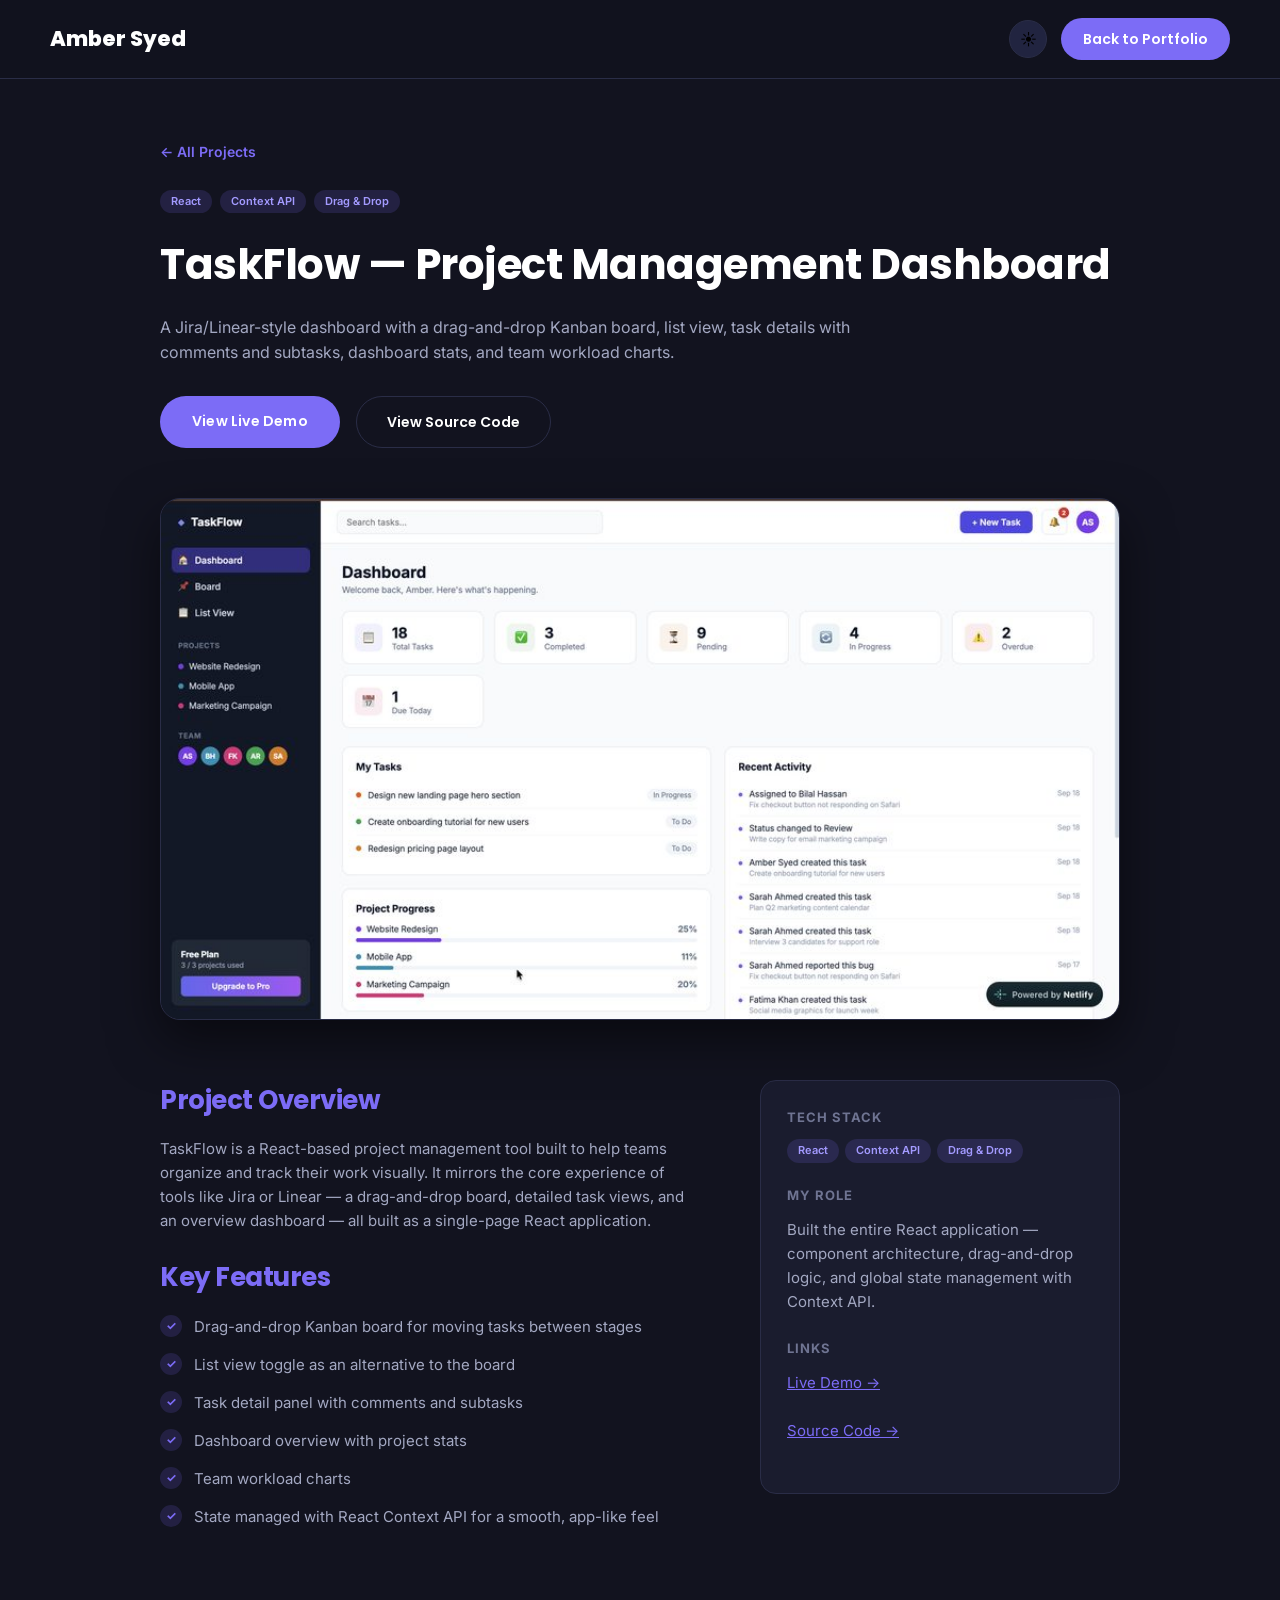
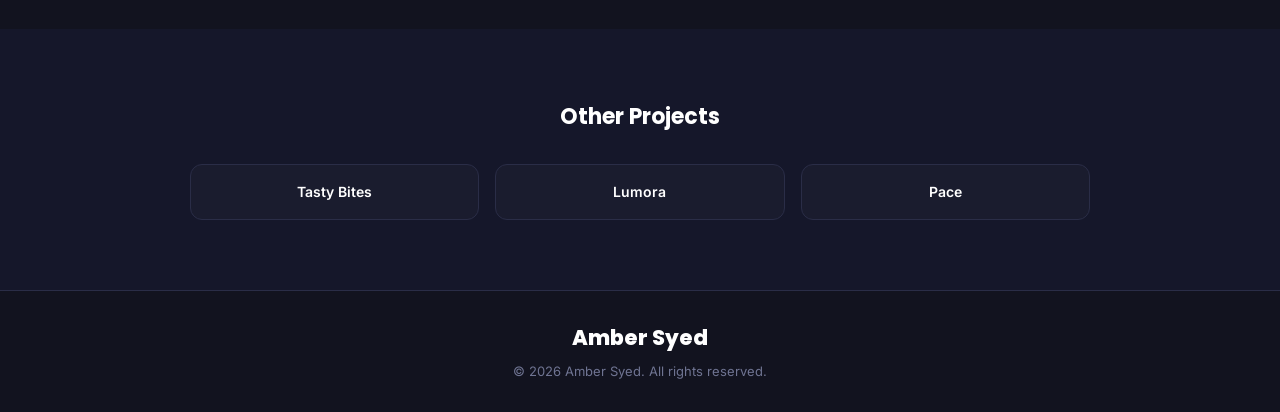
<file: projects/taskflow-dashboard.html>
<!DOCTYPE html>
<html lang="en" data-theme="dark">
<head>
    <meta charset="UTF-8">
    <meta name="viewport" content="width=device-width, initial-scale=1.0">
    <title>TaskFlow — Project Management Dashboard | Amber Syed</title>
    <link rel="preconnect" href="https://fonts.googleapis.com">
    <link rel="preconnect" href="https://fonts.gstatic.com" crossorigin>
    <link href="https://fonts.googleapis.com/css2?family=Poppins:wght@500;600;700;800&family=Inter:wght@400;500;600;700&display=swap" rel="stylesheet">
    <link rel="stylesheet" href="../style.css">
</head>
<body>
    <header>
        <nav class="navbar">
            <div class="logo">Amber Syed</div>
            <div class="nav-right" style="margin-left:auto;">
                <button class="theme-toggle-btn" id="themeToggle" title="Toggle light/dark mode">🌙</button>
                <a href="../index.html#projects" class="btn-nav">Back to Portfolio</a>
            </div>
        </nav>
    </header>

    <div class="detail-header">
        <a href="../index.html#projects" class="detail-back">← All Projects</a>
        <div class="detail-tags project-tags">
            <span>React</span>
                <span>Context API</span>
                <span>Drag & Drop</span>
        </div>
        <h1 class="detail-title">TaskFlow — Project Management Dashboard</h1>
        <p class="detail-desc">A Jira/Linear-style dashboard with a drag-and-drop Kanban board, list view, task details with comments and subtasks, dashboard stats, and team workload charts.</p>
        <div class="detail-actions">
            <a href="https://fantastic-entremet-7d2d09.netlify.app/" target="_blank" class="btn-primary">View Live Demo</a>
            <a href="https://github.com/ambersyed195-ship-it/React-task" target="_blank" class="btn-outline">View Source Code</a>
        </div>
    </div>

    <div class="detail-image reveal active">
        <img src="../images/taskflow.jpg" alt="TaskFlow project management dashboard" class="mockup-svg">
    </div>

    <div class="detail-body">
        <div>
            <h2>Project Overview</h2>
            <p>TaskFlow is a React-based project management tool built to help teams organize and track their work visually. It mirrors the core experience of tools like Jira or Linear — a drag-and-drop board, detailed task views, and an overview dashboard — all built as a single-page React application.</p>
            <h2>Key Features</h2>
            <ul class="feature-list">
                <li>Drag-and-drop Kanban board for moving tasks between stages</li>
                <li>List view toggle as an alternative to the board</li>
                <li>Task detail panel with comments and subtasks</li>
                <li>Dashboard overview with project stats</li>
                <li>Team workload charts</li>
                <li>State managed with React Context API for a smooth, app-like feel</li>
            </ul>
        </div>
        <div class="detail-side">
            <h4>Tech Stack</h4>
            <div class="project-tags">
                <span>React</span>
                <span>Context API</span>
                <span>Drag & Drop</span>
            </div>
            <h4>My Role</h4>
            <p>Built the entire React application — component architecture, drag-and-drop logic, and global state management with Context API.</p>
            <h4>Links</h4>
            <p><a href="https://fantastic-entremet-7d2d09.netlify.app/" target="_blank" style="color:var(--accent);">Live Demo →</a></p>
            <p><a href="https://github.com/ambersyed195-ship-it/React-task" target="_blank" style="color:var(--accent);">Source Code →</a></p>
        </div>
    </div>

    <section class="other-projects">
        <h3>Other Projects</h3>
        <div class="other-projects-grid">
            <a href="tasty-bites.html" class="other-project-link">Tasty Bites</a>
                <a href="lumora-ecommerce.html" class="other-project-link">Lumora</a>
                <a href="pace-saas-landing.html" class="other-project-link">Pace</a>
        </div>
    </section>

    <footer>
        <div class="footer-content">
            <div class="logo">Amber Syed</div>
            <p>&copy; 2026 Amber Syed. All rights reserved.</p>
        </div>
    </footer>

    <script>
        const themeToggle = document.getElementById('themeToggle');
        const htmlEl = document.documentElement;
        function applyTheme(theme) {
            htmlEl.setAttribute('data-theme', theme);
            themeToggle.textContent = theme === 'dark' ? '☀️' : '🌙';
            localStorage.setItem('portfolio_theme', theme);
        }
        applyTheme(localStorage.getItem('portfolio_theme') || 'dark');
        themeToggle.addEventListener('click', () => {
            applyTheme(htmlEl.getAttribute('data-theme') === 'dark' ? 'light' : 'dark');
        });
    </script>

</body>
</html>
</file>
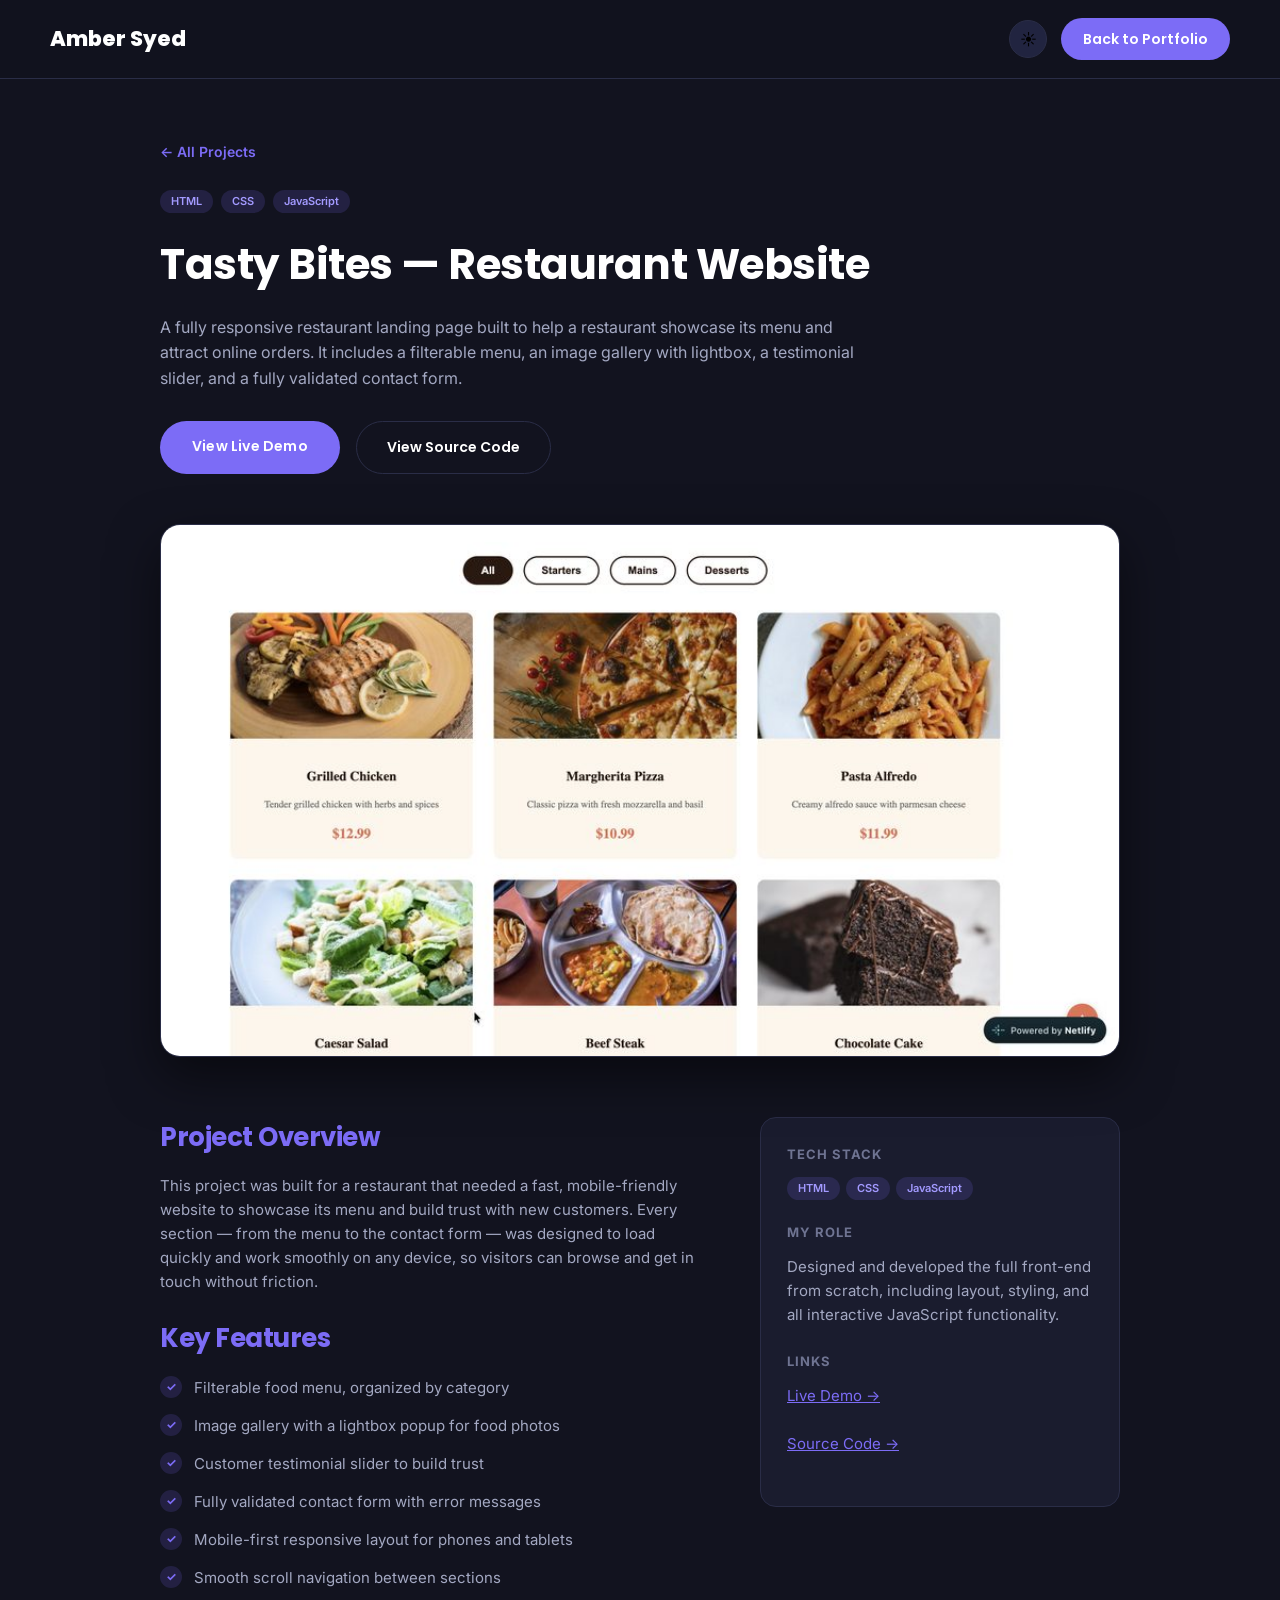
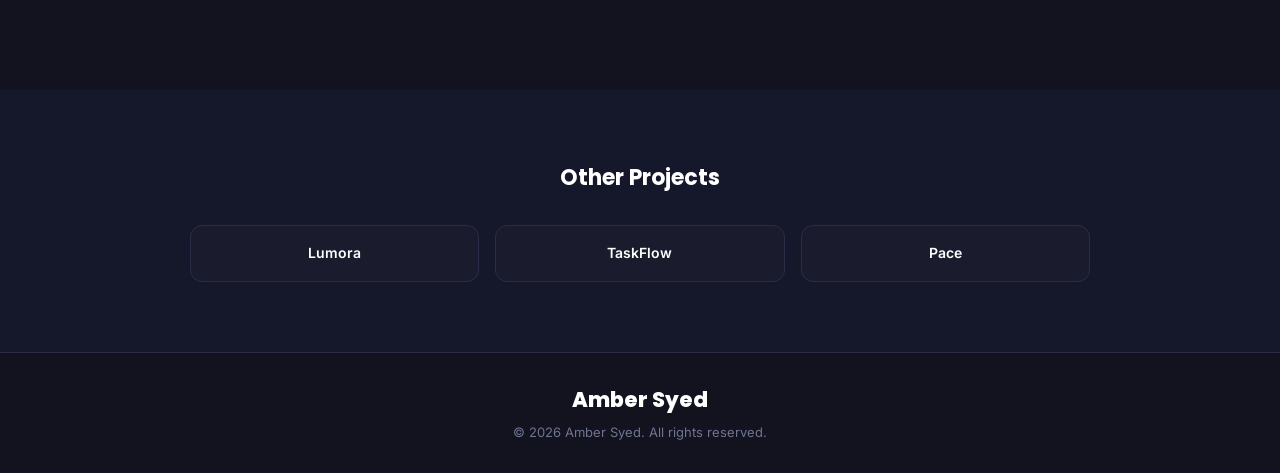
<file: projects/tasty-bites.html>
<!DOCTYPE html>
<html lang="en" data-theme="dark">
<head>
    <meta charset="UTF-8">
    <meta name="viewport" content="width=device-width, initial-scale=1.0">
    <title>Tasty Bites — Restaurant Website | Amber Syed</title>
    <link rel="preconnect" href="https://fonts.googleapis.com">
    <link rel="preconnect" href="https://fonts.gstatic.com" crossorigin>
    <link href="https://fonts.googleapis.com/css2?family=Poppins:wght@500;600;700;800&family=Inter:wght@400;500;600;700&display=swap" rel="stylesheet">
    <link rel="stylesheet" href="../style.css">
</head>
<body>
    <header>
        <nav class="navbar">
            <div class="logo">Amber Syed</div>
            <div class="nav-right" style="margin-left:auto;">
                <button class="theme-toggle-btn" id="themeToggle" title="Toggle light/dark mode">🌙</button>
                <a href="../index.html#projects" class="btn-nav">Back to Portfolio</a>
            </div>
        </nav>
    </header>

    <div class="detail-header">
        <a href="../index.html#projects" class="detail-back">← All Projects</a>
        <div class="detail-tags project-tags">
            <span>HTML</span>
                <span>CSS</span>
                <span>JavaScript</span>
        </div>
        <h1 class="detail-title">Tasty Bites — Restaurant Website</h1>
        <p class="detail-desc">A fully responsive restaurant landing page built to help a restaurant showcase its menu and attract online orders. It includes a filterable menu, an image gallery with lightbox, a testimonial slider, and a fully validated contact form.</p>
        <div class="detail-actions">
            <a href="https://tastbiteszone.netlify.app/" target="_blank" class="btn-primary">View Live Demo</a>
            <a href="https://github.com/ambersyed195-ship-it/restaurant-landing-page" target="_blank" class="btn-outline">View Source Code</a>
        </div>
    </div>

    <div class="detail-image reveal active">
        <img src="../images/tasty-bites.jpg" alt="Tasty Bites restaurant website menu page" class="mockup-svg">
    </div>

    <div class="detail-body">
        <div>
            <h2>Project Overview</h2>
            <p>This project was built for a restaurant that needed a fast, mobile-friendly website to showcase its menu and build trust with new customers. Every section — from the menu to the contact form — was designed to load quickly and work smoothly on any device, so visitors can browse and get in touch without friction.</p>
            <h2>Key Features</h2>
            <ul class="feature-list">
                <li>Filterable food menu, organized by category</li>
                <li>Image gallery with a lightbox popup for food photos</li>
                <li>Customer testimonial slider to build trust</li>
                <li>Fully validated contact form with error messages</li>
                <li>Mobile-first responsive layout for phones and tablets</li>
                <li>Smooth scroll navigation between sections</li>
            </ul>
        </div>
        <div class="detail-side">
            <h4>Tech Stack</h4>
            <div class="project-tags">
                <span>HTML</span>
                <span>CSS</span>
                <span>JavaScript</span>
            </div>
            <h4>My Role</h4>
            <p>Designed and developed the full front-end from scratch, including layout, styling, and all interactive JavaScript functionality.</p>
            <h4>Links</h4>
            <p><a href="https://tastbiteszone.netlify.app/" target="_blank" style="color:var(--accent);">Live Demo →</a></p>
            <p><a href="https://github.com/ambersyed195-ship-it/restaurant-landing-page" target="_blank" style="color:var(--accent);">Source Code →</a></p>
        </div>
    </div>

    <section class="other-projects">
        <h3>Other Projects</h3>
        <div class="other-projects-grid">
            <a href="lumora-ecommerce.html" class="other-project-link">Lumora</a>
                <a href="taskflow-dashboard.html" class="other-project-link">TaskFlow</a>
                <a href="pace-saas-landing.html" class="other-project-link">Pace</a>
        </div>
    </section>

    <footer>
        <div class="footer-content">
            <div class="logo">Amber Syed</div>
            <p>&copy; 2026 Amber Syed. All rights reserved.</p>
        </div>
    </footer>

    <script>
        const themeToggle = document.getElementById('themeToggle');
        const htmlEl = document.documentElement;
        function applyTheme(theme) {
            htmlEl.setAttribute('data-theme', theme);
            themeToggle.textContent = theme === 'dark' ? '☀️' : '🌙';
            localStorage.setItem('portfolio_theme', theme);
        }
        applyTheme(localStorage.getItem('portfolio_theme') || 'dark');
        themeToggle.addEventListener('click', () => {
            applyTheme(htmlEl.getAttribute('data-theme') === 'dark' ? 'light' : 'dark');
        });
    </script>

</body>
</html>
</file>
<file: style.css>
* {
    margin: 0;
    padding: 0;
    box-sizing: border-box;
    font-family: 'Inter', 'Segoe UI', system-ui, sans-serif;
}

h1, h2, h3, .logo, .btn-primary, .btn-outline, .btn-nav, .hero-stat h3 {
    font-family: 'Poppins', 'Inter', 'Segoe UI', system-ui, sans-serif;
}

html {
    scroll-behavior: smooth;
}

:root {
    --bg: #ffffff;
    --bg-alt: #f8faff;
    --bg-card: #ffffff;
    --bg-card-alt: #f1f5fb;
    --text-primary: #101828;
    --text-secondary: #475569;
    --text-muted: #94a3b8;
    --border: #e6e9f2;
    --accent: #6C5CE7;
    --accent-2: #6C5CE7;
    --accent-soft: #eef0fd;
    --accent-soft-text: #6C5CE7;
    --nav-bg: rgba(255, 255, 255, 0.9);
    --shadow: 0 10px 30px rgba(16, 24, 40, 0.06);
    --shadow-lg: 0 22px 50px rgba(16, 24, 40, 0.12);
    --success: #16a34a;
    --error: #dc2626;
}

[data-theme="dark"] {
    --bg: #12131f;
    --bg-alt: #15172a;
    --bg-card: #1a1c2e;
    --bg-card-alt: #212440;
    --text-primary: #ffffff;
    --text-secondary: #a3a8c2;
    --text-muted: #6f7492;
    --border: #2a2d47;
    --accent: #7C6CF6;
    --accent-2: #7C6CF6;
    --accent-soft: rgba(124, 108, 246, 0.16);
    --accent-soft-text: #a39aff;
    --nav-bg: rgba(18, 19, 31, 0.9);
    --shadow: 0 10px 30px rgba(0, 0, 0, 0.35);
    --shadow-lg: 0 20px 50px rgba(0, 0, 0, 0.5);
}

body {
    color: var(--text-primary);
    line-height: 1.6;
    background-color: var(--bg);
    overflow-x: hidden;
    position: relative;
    transition: background-color 0.3s, color 0.3s;
}

h2 {
    text-align: center;
    font-size: 38px;
    margin-bottom: 16px;
    color: var(--accent);
    font-weight: 700;
    letter-spacing: -0.5px;
}

.section-tag {
    display: block;
    text-align: center;
    margin-bottom: 14px;
}

.section-tag span {
    display: inline-block;
    background: var(--accent);
    color: #ffffff;
    font-size: 12px;
    font-weight: 700;
    text-transform: uppercase;
    letter-spacing: 1.5px;
    padding: 8px 18px;
    border-radius: 30px;
}

/* Left-aligned heading block used in Services & Projects */
.services-head {
    text-align: left;
}

.services-head .section-tag,
.services-head h2 {
    text-align: left;
    margin-bottom: 0;
}

.services-head .section-tag {
    margin-bottom: 14px;
}

.services-head h2 {
    font-size: 42px;
}

img {
    max-width: 100%;
    display: block;
}

section {
    position: relative;
    z-index: 2;
}

/* ===== Background blobs ===== */
.bg-blob {
    position: fixed;
    border-radius: 50%;
    filter: blur(130px);
    opacity: 0.09;
    z-index: 0;
    pointer-events: none;
}

[data-theme="dark"] .bg-blob {
    opacity: 0.18;
}

.blob-1 {
    width: 500px;
    height: 500px;
    background: var(--accent);
    top: -100px;
    left: -100px;
    animation: float1 18s ease-in-out infinite;
}

.blob-2 {
    width: 450px;
    height: 450px;
    background: var(--accent-2);
    top: 40%;
    right: -150px;
    animation: float2 22s ease-in-out infinite;
}

.blob-3 {
    width: 400px;
    height: 400px;
    background: var(--accent);
    bottom: -100px;
    left: 30%;
    animation: float3 20s ease-in-out infinite;
}

@keyframes float1 {
    0%, 100% { transform: translate(0, 0); }
    50% { transform: translate(80px, 100px); }
}

@keyframes float2 {
    0%, 100% { transform: translate(0, 0); }
    50% { transform: translate(-100px, 60px); }
}

@keyframes float3 {
    0%, 100% { transform: translate(0, 0); }
    50% { transform: translate(60px, -80px); }
}

/* ===== Scroll reveal ===== */
.reveal {
    opacity: 0;
    transform: translateY(30px);
    transition: opacity 0.7s ease-out, transform 0.7s ease-out;
}

.reveal.active {
    opacity: 1;
    transform: translateY(0);
}

/* ===== Navbar ===== */
.navbar {
    display: flex;
    justify-content: space-between;
    align-items: center;
    padding: 18px 50px;
    background-color: var(--nav-bg);
    backdrop-filter: blur(12px);
    -webkit-backdrop-filter: blur(12px);
    border-bottom: 1px solid var(--border);
    position: sticky;
    top: 0;
    z-index: 1000;
}

.logo {
    font-size: 21px;
    font-weight: 800;
    color: var(--text-primary);
}

.logo span {
    background: linear-gradient(90deg, var(--accent), var(--accent-2));
    -webkit-background-clip: text;
    -webkit-text-fill-color: transparent;
    background-clip: text;
}

.nav-links {
    display: flex;
    list-style: none;
    gap: 26px;
    align-items: center;
}

.nav-links a {
    color: var(--text-secondary);
    text-decoration: none;
    font-size: 14px;
    font-weight: 500;
    transition: color 0.3s;
    padding-bottom: 4px;
    border-bottom: 2px solid transparent;
}

.nav-links a:hover,
.nav-links a.active {
    color: var(--text-primary);
    border-bottom: 2px solid var(--accent);
}

.nav-right {
    display: flex;
    align-items: center;
    gap: 14px;
}

.theme-toggle-btn {
    background: var(--bg-card-alt);
    border: 1px solid var(--border);
    width: 38px;
    height: 38px;
    border-radius: 50%;
    cursor: pointer;
    font-size: 16px;
    display: flex;
    align-items: center;
    justify-content: center;
    transition: background-color 0.3s, transform 0.2s;
}

.theme-toggle-btn:hover {
    transform: scale(1.08);
}

.btn-nav {
    background: linear-gradient(90deg, var(--accent), var(--accent-2));
    color: white;
    padding: 10px 22px;
    border-radius: 30px;
    text-decoration: none;
    font-size: 14px;
    font-weight: 600;
    transition: transform 0.3s, box-shadow 0.3s;
    white-space: nowrap;
}

.btn-nav:hover {
    transform: translateY(-2px);
    box-shadow: 0 8px 20px rgba(79, 70, 229, 0.35);
}

.hamburger {
    display: none;
    flex-direction: column;
    cursor: pointer;
    gap: 5px;
}

.hamburger span {
    width: 24px;
    height: 2px;
    background-color: var(--text-primary);
}

/* ===== Mobile "Get in touch" quick panel (hidden on desktop) ===== */
.mobile-contact-panel {
    display: none;
}

.mcp-title {
    font-size: 16px;
    font-weight: 800;
    color: var(--text-primary);
    margin-bottom: 6px;
}

.mcp-subtitle {
    font-size: 12px;
    color: var(--text-secondary);
    margin-bottom: 16px;
    padding: 0 20px;
    line-height: 1.5;
}

.mcp-item {
    display: flex;
    align-items: center;
    gap: 12px;
    padding: 10px 20px;
    text-decoration: none;
    color: var(--text-primary);
    transition: background-color 0.2s;
}

.mcp-item:hover {
    background-color: var(--bg-card-alt);
}

.mcp-icon {
    font-size: 18px;
    width: 30px;
    text-align: center;
    flex-shrink: 0;
}

.mcp-text {
    display: flex;
    flex-direction: column;
    text-align: left;
}

.mcp-label {
    font-size: 11px;
    color: var(--text-muted);
    text-transform: uppercase;
    letter-spacing: 0.5px;
}

.mcp-value {
    font-size: 13px;
    font-weight: 600;
    color: var(--text-primary);
}

.mcp-static {
    cursor: default;
}

/* ===== Hero Section ===== */
.hero {
    position: relative;
    min-height: 92vh;
    display: flex;
    flex-direction: column;
    align-items: center;
    justify-content: center;
    padding: 60px 20px 20px;
    overflow: hidden;
}

.hero::before {
    content: '';
    position: absolute;
    inset: 0;
    background-image:
        linear-gradient(var(--border) 1px, transparent 1px),
        linear-gradient(90deg, var(--border) 1px, transparent 1px);
    background-size: 48px 48px;
    -webkit-mask-image: linear-gradient(to bottom, black 0%, black 55%, transparent 100%);
    mask-image: linear-gradient(to bottom, black 0%, black 55%, transparent 100%);
    opacity: 0.7;
    pointer-events: none;
    z-index: 0;
}

[data-theme="light"] .hero::before {
    display: none;
}

.hero-inner {
    position: relative;
    z-index: 1;
}

.hero-inner {
    max-width: 1200px;
    width: 100%;
    display: grid;
    grid-template-columns: 1.1fr 0.9fr;
    align-items: center;
    gap: 40px;
}

.hero-content {
    max-width: 640px;
}

.hero-greeting {
    display: inline-block;
    background: var(--accent-soft);
    color: var(--accent-soft-text);
    padding: 8px 18px;
    border-radius: 30px;
    font-size: 13px;
    font-weight: 600;
    margin-bottom: 22px;
    border: 1px solid var(--border);
}

.hero-content h1 {
    font-size: 56px;
    margin-bottom: 8px;
    font-weight: 700;
    color: var(--text-primary);
    line-height: 1.1;
    letter-spacing: -1px;
}

.hero-title {
    font-size: 24px;
    color: var(--text-secondary);
    font-weight: 500;
    margin-bottom: 20px;
    min-height: 32px;
    letter-spacing: -0.3px;
}

.typed-text {
    background: linear-gradient(90deg, var(--accent), var(--accent-2));
    -webkit-background-clip: text;
    -webkit-text-fill-color: transparent;
    background-clip: text;
    font-weight: 700;
}

.cursor {
    color: var(--accent);
    animation: blink 0.8s infinite;
}

@keyframes blink {
    50% { opacity: 0; }
}

.hero-desc {
    font-size: 16px;
    color: var(--text-secondary);
    margin-bottom: 32px;
    max-width: 520px;
}

.hero-buttons {
    display: flex;
    gap: 16px;
    flex-wrap: wrap;
    margin-bottom: 44px;
}

.btn-primary {
    display: inline-block;
    background: linear-gradient(90deg, var(--accent), var(--accent-2));
    color: white;
    padding: 14px 32px;
    text-decoration: none;
    border-radius: 30px;
    font-weight: 600;
    font-size: 14px;
    letter-spacing: 0.2px;
    border: none;
    cursor: pointer;
    transition: transform 0.3s, box-shadow 0.3s;
}

.btn-primary:hover {
    transform: translateY(-3px);
    box-shadow: 0 12px 28px rgba(79, 70, 229, 0.35);
}

.btn-outline {
    display: inline-block;
    background: transparent;
    color: var(--text-primary);
    padding: 14px 30px;
    text-decoration: none;
    border-radius: 30px;
    font-weight: 600;
    font-size: 14px;
    border: 1px solid var(--border);
    transition: border-color 0.3s, background-color 0.3s;
}

.btn-outline:hover {
    border-color: var(--accent);
    background: var(--accent-soft);
}

.hero-stats {
    display: flex;
    gap: 46px;
    flex-wrap: wrap;
}

.hero-stat h3 {
    font-size: 28px;
    color: var(--text-primary);
    font-weight: 800;
}

.hero-stat p {
    font-size: 13px;
    color: var(--text-muted);
    margin-top: 4px;
}

.hero-illustration {
    display: flex;
    justify-content: center;
}

.illustration-svg {
    width: 100%;
    max-width: 520px;
}

.scroll-indicator {
    width: 26px;
    height: 42px;
    border: 2px solid var(--border);
    border-radius: 20px;
    display: flex;
    justify-content: center;
    padding-top: 8px;
    margin-top: 40px;
}

.scroll-indicator span {
    width: 4px;
    height: 8px;
    background: var(--accent);
    border-radius: 2px;
    animation: scrollDown 1.6s infinite;
}

@keyframes scrollDown {
    0% { opacity: 1; transform: translateY(0); }
    100% { opacity: 0; transform: translateY(14px); }
}

/* ===== Services Section ===== */
.services {
    padding: 90px 20px;
    background-color: var(--bg-alt);
}

.services-head {
    max-width: 1200px;
    margin: 0 auto;
    display: flex;
    justify-content: space-between;
    align-items: flex-end;
    gap: 24px;
    flex-wrap: wrap;
}

.services-sub {
    color: var(--text-secondary);
    font-size: 15px;
    max-width: 480px;
    margin-top: 14px;
}

.services-cta {
    white-space: nowrap;
}

.services-list {
    max-width: 1200px;
    margin: 50px auto 0;
    border-top: 1px solid var(--border);
}

.service-row {
    display: grid;
    grid-template-columns: 50px 1fr auto;
    align-items: center;
    gap: 24px;
    padding: 28px 0;
    border-bottom: 1px solid var(--border);
    transition: background-color 0.3s;
}

.service-row:hover {
    background-color: var(--accent-soft);
}

.service-num {
    color: var(--text-muted);
    font-weight: 700;
    font-size: 14px;
}

.service-row-main {
    display: flex;
    align-items: center;
    gap: 22px;
}

.service-visual {
    width: 56px;
    height: 56px;
    flex-shrink: 0;
}

.service-row h3 {
    font-size: 24px;
    font-weight: 700;
    color: var(--text-primary);
    letter-spacing: -0.3px;
    margin-bottom: 4px;
}

.service-row p {
    font-size: 14px;
    color: var(--text-secondary);
    max-width: 460px;
}

.service-arrow {
    justify-self: end;
    font-size: 20px;
    color: var(--accent);
    border: 1px solid var(--border);
    width: 40px;
    height: 40px;
    border-radius: 50%;
    display: flex;
    align-items: center;
    justify-content: center;
    transition: background-color 0.3s, color 0.3s;
}

.service-row:hover .service-arrow {
    background: var(--accent);
    color: #fff;
}

@media (max-width: 700px) {
    .service-row {
        grid-template-columns: auto auto;
        grid-template-areas:
            "num arrow";
        row-gap: 14px;
    }
    .service-num { grid-area: num; }
    .service-arrow { grid-area: arrow; }
    .service-row-main {
        grid-column: 1 / -1;
        align-items: flex-start;
    }
    .service-row h3 { font-size: 20px; }
}

/* ===== Resume / Experience Section ===== */
.resume {
    padding: 90px 20px;
}

.resume-grid {
    display: grid;
    grid-template-columns: 1fr 1.4fr;
    gap: 50px;
    max-width: 1000px;
    margin: 40px auto 0;
}

.resume-grid-single {
    grid-template-columns: 1fr;
    max-width: 760px;
}

.resume-col-title {
    font-size: 18px;
    color: var(--text-primary);
    margin-bottom: 24px;
}

.resume-item {
    background: var(--bg-card);
    border: 1px solid var(--border);
    border-left: 3px solid var(--accent);
    border-radius: 10px;
    padding: 18px 20px;
    margin-bottom: 16px;
}

.resume-duration {
    font-size: 12px;
    color: var(--accent);
    font-weight: 700;
    text-transform: uppercase;
    letter-spacing: 0.5px;
    margin-bottom: 6px;
}

.resume-item h4 {
    font-size: 15px;
    color: var(--text-primary);
    margin-bottom: 4px;
}

.resume-place {
    font-size: 13px;
    color: var(--text-secondary);
    font-weight: 600;
    margin-bottom: 6px;
}

.resume-desc {
    font-size: 13px;
    color: var(--text-muted);
}

/* ===== About Section ===== */
.about {
    padding: 90px 20px;
    background-color: var(--bg-alt);
}

.about-container {
    max-width: 1100px;
    margin: 40px auto 0;
    display: grid;
    grid-template-columns: 340px 1fr;
    gap: 60px;
    align-items: start;
}

.about-image {
    position: relative;
    display: flex;
    justify-content: center;
    padding: 30px;
}

.image-glow {
    position: absolute;
    width: 260px;
    height: 260px;
    background: linear-gradient(135deg, var(--accent), var(--accent-2));
    border-radius: 50%;
    filter: blur(45px);
    opacity: 0.35;
}

.image-placeholder {
    position: relative;
    width: 260px;
    height: 260px;
    border-radius: 50%;
    background: linear-gradient(135deg, var(--accent), var(--accent-2));
    display: flex;
    align-items: center;
    justify-content: center;
    color: white;
    font-size: 72px;
    font-weight: bold;
    border: 4px solid var(--bg-card);
    object-fit: cover;
    object-position: center 30%;
}

.about-badge {
    position: absolute;
    background: var(--bg-card);
    border: 1px solid var(--border);
    box-shadow: var(--shadow);
    padding: 8px 14px;
    border-radius: 30px;
    font-size: 12px;
    font-weight: 700;
    color: var(--text-primary);
    white-space: nowrap;
}

.badge-1 { top: 10px; right: -10px; }
.badge-2 { top: 70px; left: -20px; }
.badge-3 { bottom: 60px; right: -30px; }
.badge-4 { bottom: 0px; left: 0px; }

.about-text p {
    font-size: 15px;
    color: var(--text-secondary);
    margin-bottom: 16px;
}

.about-highlights {
    display: grid;
    grid-template-columns: repeat(auto-fit, minmax(190px, 1fr));
    gap: 18px;
    margin-top: 26px;
}

.highlight {
    background: var(--bg-card);
    border: 1px solid var(--border);
    padding: 20px 18px;
    border-radius: 16px;
    transition: transform 0.3s, box-shadow 0.3s;
}

.highlight:hover {
    transform: translateY(-4px);
    box-shadow: var(--shadow);
}

.highlight-icon {
    font-size: 24px;
    margin-bottom: 10px;
}

.highlight h3 {
    color: var(--text-primary);
    font-size: 15px;
    margin-bottom: 6px;
}

.highlight p {
    font-size: 12px;
    color: var(--text-muted);
    margin-bottom: 0;
}

/* ===== Skills Section ===== */
.skills {
    padding: 90px 20px;
}

.skills-grid {
    display: grid;
    grid-template-columns: repeat(auto-fit, minmax(270px, 1fr));
    gap: 22px;
    max-width: 1000px;
    margin: 40px auto 0;
}

.skill-card {
    background: var(--bg-card);
    border: 1px solid var(--border);
    padding: 20px 22px;
    border-radius: 16px;
}

.skill-header {
    display: flex;
    justify-content: space-between;
    margin-bottom: 10px;
}

.skill-header h3 {
    font-size: 14px;
    color: var(--text-primary);
}

.skill-percent {
    color: var(--accent);
    font-size: 13px;
    font-weight: 700;
}

.skill-bar {
    width: 100%;
    height: 7px;
    background-color: var(--border);
    border-radius: 10px;
    overflow: hidden;
}

.skill-fill {
    height: 100%;
    background: linear-gradient(90deg, var(--accent), var(--accent-2));
    border-radius: 10px;
}

/* ===== Projects Section ===== */
.projects {
    padding: 90px 20px;
    background-color: var(--bg-alt);
}

.filter-tabs {
    max-width: 1200px;
    margin: 34px auto 0;
    display: flex;
    gap: 12px;
    flex-wrap: wrap;
}

.filter-btn {
    background: transparent;
    border: 1px solid var(--border);
    color: var(--text-secondary);
    padding: 10px 20px;
    border-radius: 30px;
    font-size: 13px;
    font-weight: 700;
    text-transform: uppercase;
    letter-spacing: 0.5px;
    cursor: pointer;
    transition: all 0.25s;
}

.filter-btn:hover {
    border-color: var(--accent);
    color: var(--text-primary);
}

.filter-btn.active {
    background: var(--accent);
    border-color: var(--accent);
    color: #ffffff;
}

.projects-grid {
    display: grid;
    grid-template-columns: repeat(auto-fit, minmax(300px, 1fr));
    gap: 28px;
    max-width: 1200px;
    margin: 34px auto 0;
}

.project-card.hidden {
    display: none;
}

.project-card {
    background: var(--bg-card);
    border: 1px solid var(--border);
    border-radius: 18px;
    overflow: hidden;
    transition: transform 0.3s, box-shadow 0.3s;
}

.project-card:hover {
    transform: translateY(-6px);
    box-shadow: var(--shadow-lg);
}

.project-image {
    position: relative;
    overflow: hidden;
}

.mockup-svg {
    width: 100%;
    height: 260px;
    display: block;
    object-fit: cover;
    object-position: top center;
    transition: transform 0.4s;
}

.project-card:hover .mockup-svg {
    transform: scale(1.06);
}

.project-overlay {
    position: absolute;
    top: 0;
    left: 0;
    width: 100%;
    height: 100%;
    background: rgba(15, 23, 42, 0.65);
    display: flex;
    align-items: center;
    justify-content: center;
    opacity: 0;
    transition: opacity 0.3s;
}

.project-card:hover .project-overlay {
    opacity: 1;
}

.overlay-link {
    background: linear-gradient(90deg, var(--accent), var(--accent-2));
    color: white;
    padding: 10px 24px;
    border-radius: 30px;
    text-decoration: none;
    font-weight: 600;
    font-size: 13px;
}

.overlay-disabled {
    background: rgba(255,255,255,0.15);
    border: 1px solid rgba(255,255,255,0.3);
    cursor: default;
}

.project-info {
    padding: 22px;
}

.project-info h3 {
    color: var(--text-primary);
    margin-bottom: 8px;
    font-size: 16px;
}

.project-title-link {
    color: inherit;
    text-decoration: none;
    transition: color 0.3s;
}

.project-title-link:hover {
    color: var(--accent);
}

.project-info p {
    color: var(--text-secondary);
    font-size: 13px;
    margin-bottom: 14px;
}

.project-tags {
    display: flex;
    gap: 6px;
    flex-wrap: wrap;
    margin-bottom: 16px;
}

.project-tags span {
    background: var(--accent-soft);
    color: var(--accent-soft-text);
    padding: 3px 11px;
    border-radius: 20px;
    font-size: 11px;
    font-weight: 600;
}

.project-links {
    display: flex;
    gap: 10px;
}

.btn-outline-small {
    padding: 7px 16px;
    border: 1px solid var(--accent);
    color: var(--accent);
    border-radius: 30px;
    text-decoration: none;
    font-size: 12px;
    font-weight: 600;
    transition: all 0.3s;
}

.btn-outline-small:hover {
    background: linear-gradient(90deg, var(--accent), var(--accent-2));
    color: white;
    border-color: transparent;
}

/* Higher specificity than .btn-outline-small so the purple "Details"
   button always shows white text, not just on hover */
.project-links a.btn-details {
    background: var(--accent);
    color: #ffffff;
    border-color: var(--accent);
}

.project-links a.btn-details:hover {
    background: var(--accent);
    color: #ffffff;
    opacity: 0.9;
}

/* ===== Why Work With Me Section ===== */
.testimonials {
    padding: 90px 20px;
}

.expect-grid {
    display: grid;
    grid-template-columns: repeat(auto-fit, minmax(250px, 1fr));
    gap: 26px;
    max-width: 1000px;
    margin: 40px auto 0;
}

.expect-card {
    background: var(--bg-card);
    border: 1px solid var(--border);
    padding: 32px 24px;
    border-radius: 18px;
    text-align: center;
    transition: transform 0.3s, box-shadow 0.3s;
}

.expect-card:hover {
    transform: translateY(-5px);
    box-shadow: var(--shadow);
}

.expect-icon {
    font-size: 30px;
    margin-bottom: 12px;
}

.expect-card h3 {
    color: var(--text-primary);
    font-size: 16px;
    margin-bottom: 8px;
}

.expect-card p {
    color: var(--text-secondary);
    font-size: 13px;
}

/* ===== Contact Section ===== */
.contact {
    padding: 90px 20px;
    background-color: var(--bg-alt);
}

.contact-subtitle {
    text-align: center;
    color: var(--text-secondary);
    margin-bottom: 46px;
}

.contact-container {
    display: grid;
    grid-template-columns: repeat(auto-fit, minmax(300px, 1fr));
    gap: 46px;
    max-width: 1000px;
    margin: 0 auto;
}

.contact-form {
    display: flex;
    flex-direction: column;
}

.form-group {
    margin-bottom: 14px;
}

.contact-form input,
.contact-form textarea {
    width: 100%;
    padding: 13px 14px;
    border: 1px solid var(--border);
    border-radius: 10px;
    font-size: 14px;
    font-family: inherit;
    background-color: var(--bg-card);
    color: var(--text-primary);
}

.contact-form input:focus,
.contact-form textarea:focus {
    outline: none;
    border-color: var(--accent);
}

.contact-form input::placeholder,
.contact-form textarea::placeholder {
    color: var(--text-muted);
}

.contact-form input.invalid,
.contact-form textarea.invalid {
    border-color: var(--error);
}

.error-msg {
    color: var(--error);
    font-size: 12px;
    display: block;
    margin-top: 4px;
    min-height: 14px;
}

.form-success {
    display: none;
    color: var(--success);
    margin-top: 10px;
    font-weight: 600;
    font-size: 13px;
}

.form-success.show {
    display: block;
}

.contact-item {
    margin-bottom: 20px;
}

.contact-item h4 {
    color: var(--accent);
    font-size: 12px;
    margin-bottom: 4px;
    text-transform: uppercase;
    letter-spacing: 1px;
}

.contact-item p {
    font-size: 15px;
    color: var(--text-primary);
}

.contact-info {
    display: flex;
    flex-direction: column;
    gap: 14px;
}

.contact-card {
    display: flex;
    align-items: flex-start;
    gap: 16px;
    background: var(--bg-card);
    border: 1px solid var(--border);
    border-radius: 16px;
    padding: 18px 20px;
    text-decoration: none;
    transition: transform 0.3s, box-shadow 0.3s, border-color 0.3s;
}

.contact-card:not(.contact-card-static):hover {
    transform: translateY(-3px);
    box-shadow: var(--shadow);
    border-color: var(--accent);
}

.contact-card-static {
    cursor: default;
}

.contact-card-icon {
    font-size: 22px;
    width: 40px;
    height: 40px;
    flex-shrink: 0;
    background: var(--accent-soft);
    border-radius: 12px;
    display: flex;
    align-items: center;
    justify-content: center;
}

.contact-card-text h4 {
    color: var(--text-primary);
    font-size: 15px;
    font-weight: 700;
    margin-bottom: 3px;
}

.contact-card-text p {
    color: var(--text-secondary);
    font-size: 14px;
    margin-bottom: 2px;
}

.contact-card-hint {
    display: block;
    color: var(--text-muted);
    font-size: 12px;
}

.social-links {
    display: flex;
    gap: 18px;
    margin-top: 26px;
}

.social-links a {
    color: var(--text-secondary);
    text-decoration: none;
    font-size: 13px;
    font-weight: 600;
    border-bottom: 1px solid var(--border);
    padding-bottom: 2px;
    transition: color 0.3s, border-color 0.3s;
}

.social-links a:hover {
    color: var(--accent);
    border-color: var(--accent);
}

/* ===== Footer ===== */
footer {
    border-top: 1px solid var(--border);
    padding: 30px 20px;
    text-align: center;
}

footer p {
    color: var(--text-muted);
    font-size: 13px;
    margin-top: 6px;
}

/* ===== Back to top button ===== */
#backToTop {
    position: fixed;
    bottom: 30px;
    right: 30px;
    width: 46px;
    height: 46px;
    border-radius: 50%;
    background: linear-gradient(90deg, var(--accent), var(--accent-2));
    color: white;
    border: none;
    font-size: 20px;
    cursor: pointer;
    display: none;
    align-items: center;
    justify-content: center;
    box-shadow: 0 4px 20px rgba(37, 99, 235, 0.35);
    z-index: 999;
}

#backToTop.show {
    display: flex;
}

/* ===== Mobile Responsive ===== */
@media (max-width: 900px) {
    .navbar {
        padding: 16px 20px;
    }

    .nav-links {
        position: fixed;
        top: 64px;
        left: -100%;
        flex-direction: column;
        background-color: var(--bg);
        width: 100%;
        text-align: center;
        transition: left 0.3s;
        padding: 20px 0;
        gap: 18px;
        border-bottom: 1px solid var(--border);
    }

    .nav-links.active {
        left: 0;
    }

    .hamburger {
        display: flex;
    }

    .mobile-contact-panel {
        display: block;
        margin-top: 16px;
        padding-top: 16px;
        border-top: 1px solid var(--border);
        width: 100%;
    }

    .btn-nav {
        display: none;
    }

    .hero-inner {
        grid-template-columns: 1fr;
        text-align: center;
    }

    .hero-content {
        max-width: 100%;
        margin: 0 auto;
    }

    .hero-desc {
        margin-left: auto;
        margin-right: auto;
    }

    .hero-buttons,
    .hero-stats {
        justify-content: center;
    }

    .hero-illustration {
        order: -1;
        max-width: 280px;
        margin: 0 auto;
    }

    .hero-content h1 {
        font-size: 36px;
    }

    .hero-title {
        font-size: 18px;
    }

    h2 {
        font-size: 27px;
    }

    .resume-grid {
        grid-template-columns: 1fr;
        gap: 30px;
    }

    .about-container {
        grid-template-columns: 1fr;
        text-align: center;
    }

    .about-image {
        margin-bottom: 10px;
    }
}
/* ===== Project Detail Page ===== */
.detail-header {
    max-width: 1000px;
    margin: 0 auto;
    padding: 60px 20px 0;
}

.detail-back {
    display: inline-flex;
    align-items: center;
    gap: 8px;
    color: var(--accent);
    text-decoration: none;
    font-weight: 600;
    font-size: 14px;
    margin-bottom: 26px;
}

.detail-back:hover {
    text-decoration: underline;
}

.detail-tags {
    display: flex;
    gap: 8px;
    flex-wrap: wrap;
    margin-bottom: 18px;
}

.detail-title {
    font-size: 42px;
    font-weight: 700;
    color: var(--text-primary);
    letter-spacing: -0.5px;
    margin-bottom: 16px;
}

.detail-desc {
    font-size: 16px;
    color: var(--text-secondary);
    max-width: 720px;
    margin-bottom: 30px;
}

.detail-actions {
    display: flex;
    gap: 16px;
    margin-bottom: 50px;
    flex-wrap: wrap;
}

.detail-image {
    max-width: 1000px;
    margin: 0 auto;
    padding: 0 20px;
}

.detail-image .mockup-svg {
    width: 100%;
    height: auto;
    border-radius: 20px;
    border: 1px solid var(--border);
    box-shadow: var(--shadow-lg);
}

.detail-body {
    max-width: 1000px;
    margin: 60px auto 0;
    padding: 0 20px 100px;
    display: grid;
    grid-template-columns: 1.5fr 1fr;
    gap: 60px;
}

.detail-body h2 {
    text-align: left;
    font-size: 26px;
    margin-bottom: 16px;
}

.detail-body > div > p {
    color: var(--text-secondary);
    font-size: 15px;
    margin-bottom: 24px;
}

.feature-list {
    list-style: none;
    display: flex;
    flex-direction: column;
    gap: 14px;
}

.feature-list li {
    display: flex;
    align-items: flex-start;
    gap: 12px;
    color: var(--text-secondary);
    font-size: 15px;
}

.feature-list li::before {
    content: '✓';
    flex-shrink: 0;
    width: 22px;
    height: 22px;
    background: var(--accent-soft);
    color: var(--accent);
    border-radius: 50%;
    display: flex;
    align-items: center;
    justify-content: center;
    font-size: 12px;
    font-weight: 700;
}

.detail-side {
    background: var(--bg-card);
    border: 1px solid var(--border);
    border-radius: 16px;
    padding: 26px;
    height: fit-content;
}

.detail-side h4 {
    font-size: 13px;
    text-transform: uppercase;
    letter-spacing: 1px;
    color: var(--text-muted);
    margin-bottom: 12px;
    margin-top: 22px;
}

.detail-side h4:first-child {
    margin-top: 0;
}

.detail-side p {
    color: var(--text-primary);
    font-size: 14px;
    margin-bottom: 4px;
}

.detail-side .project-tags {
    margin-bottom: 0;
}

.other-projects {
    background-color: var(--bg-alt);
    padding: 70px 20px;
}

.other-projects h3 {
    text-align: center;
    color: var(--text-primary);
    font-size: 22px;
    margin-bottom: 30px;
}

.other-projects-grid {
    max-width: 900px;
    margin: 0 auto;
    display: grid;
    grid-template-columns: repeat(auto-fit, minmax(220px, 1fr));
    gap: 16px;
}

.other-project-link {
    background: var(--bg-card);
    border: 1px solid var(--border);
    border-radius: 12px;
    padding: 16px 18px;
    text-decoration: none;
    color: var(--text-primary);
    font-weight: 600;
    font-size: 14px;
    text-align: center;
    transition: border-color 0.3s, transform 0.3s;
}

.other-project-link:hover {
    border-color: var(--accent);
    transform: translateY(-3px);
}

@media (max-width: 800px) {
    .detail-body {
        grid-template-columns: 1fr;
    }
    .detail-title {
        font-size: 30px;
    }
}
</file>
